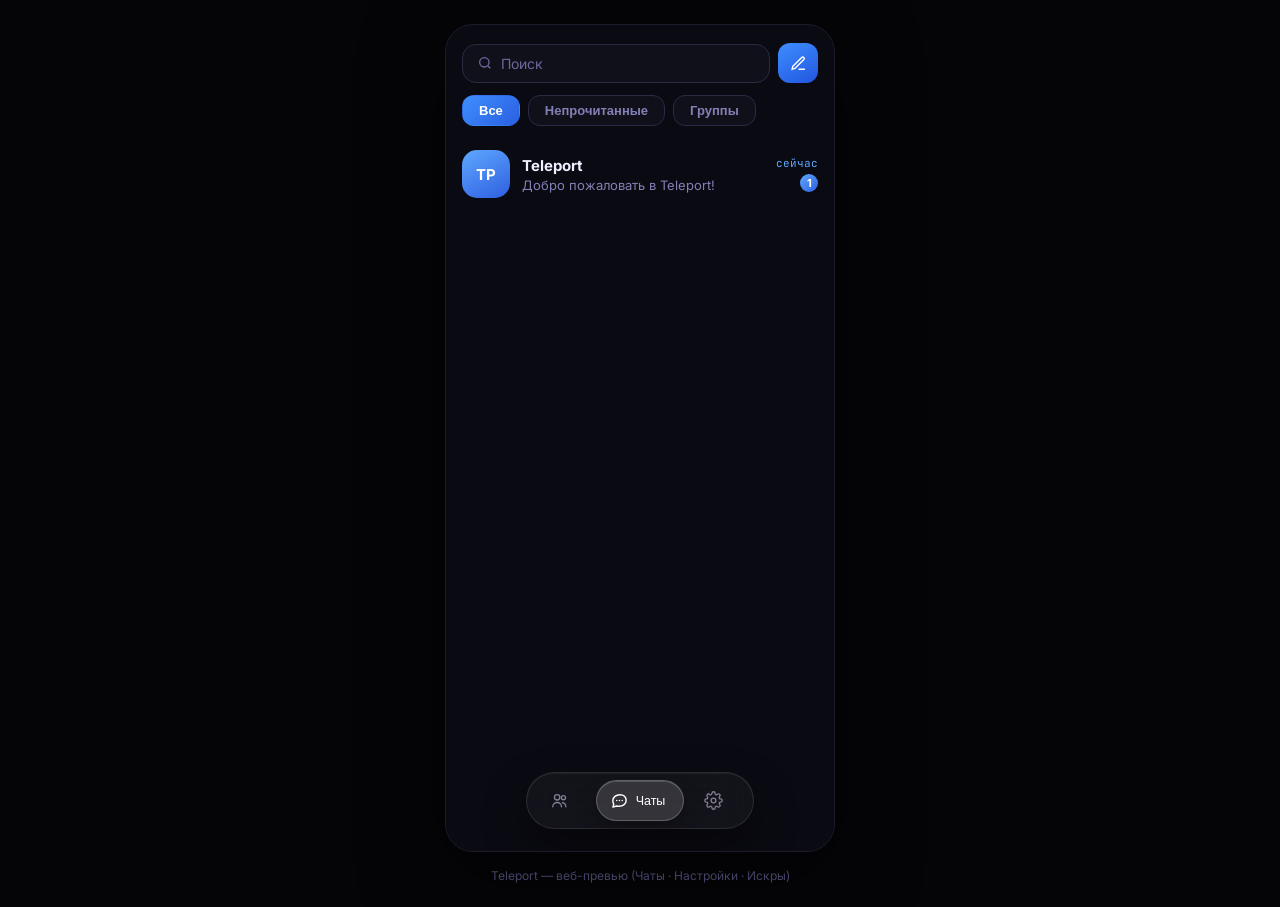
<file: web-preview/index.html>
<!DOCTYPE html>
<html lang="ru">
<head>
  <meta charset="UTF-8" />
  <meta name="viewport" content="width=device-width, initial-scale=1.0" />
  <title>Teleport — веб-превью</title>
  <link rel="stylesheet" href="https://fonts.googleapis.com/css2?family=Inter:wght@400;600;700;800&family=JetBrains+Mono:wght@400;700&family=Manrope:wght@500;700;800&display=swap" />
  <style>
    * { box-sizing: border-box; margin: 0; padding: 0; }
    body {
      min-height: 100vh; display: flex; align-items: center; justify-content: center;
      background: #050508; font-family: Inter, system-ui, sans-serif; padding: 24px;
    }
    .wrap { display: flex; flex-direction: column; align-items: center; }
    .phone {
      width: 390px; max-width: 100%; height: 844px; max-height: 92vh;
      background: #0A0A12; border-radius: 28px; border: 1px solid #1C1C2C;
      overflow: hidden; display: flex; flex-direction: column;
      box-shadow: 0 24px 80px rgba(0,0,0,.55); position: relative;
    }
    .screen { flex: 1; display: none; flex-direction: column; overflow: hidden; min-height: 0; }
    .screen.active { display: flex; }
    .scroll { flex: 1; overflow-y: auto; }
    .caption { text-align: center; color: #5C5A88; font-size: 12px; margin-top: 16px; }
    .nav {
      display: flex; align-items: center; justify-content: center;
      padding: 10px 20px 22px; flex-shrink: 0;
      background: linear-gradient(180deg, transparent, rgba(10,10,18,.95));
      border-top: none;
    }
    .navbar {
      display: flex; align-items: center; gap: 4px; padding: 7px;
      border-radius: 999px;
      background: rgba(255,255,255,.04);
      backdrop-filter: blur(18px);
      border: 1px solid rgba(255,255,255,.1);
      box-shadow: 0 20px 44px rgba(0,0,0,.45), 0 1px 0 rgba(255,255,255,.06) inset;
    }
    .tab {
      display: flex; align-items: center; gap: 7px;
      color: #837E92; font-size: 12.5px; font-weight: 500;
      cursor: pointer; border: 1px solid transparent; background: none;
      padding: 10px 15px; border-radius: 999px;
      transition: padding .3s cubic-bezier(.4,0,.2,1), color .3s ease, background .2s;
    }
    .tab svg { width: 19px; height: 19px; flex-shrink: 0; }
    .tab span {
      max-width: 0; overflow: hidden; white-space: nowrap; opacity: 0;
      transition: max-width .3s ease, opacity .25s ease;
    }
    .tab.active {
      color: #fff;
      background: rgba(255,255,255,.14);
      border-color: rgba(255,255,255,.22);
      box-shadow: 0 8px 20px rgba(0,0,0,.3), 0 1px 0 rgba(255,255,255,.15) inset;
      padding: 10px 18px 10px 13px;
    }
    .tab.active span { max-width: 90px; opacity: 1; }
    .tab.active svg { transform: scale(1.05); }
    /* Chats */
    .top { display: flex; align-items: center; gap: 8px; padding: 18px 16px 12px; }
    .search {
      flex: 1; display: flex; align-items: center; gap: 8px;
      background: #16162380; border: 1px solid #2A2A45; border-radius: 14px;
      padding: 10px 14px; color: #6B69A0; font-size: 14px;
    }
    .compose {
      width: 40px; height: 40px; border-radius: 12px; border: none; cursor: pointer;
      background: linear-gradient(150deg,#3E8EFF,#2255E0);
      display: flex; align-items: center; justify-content: center;
    }
    .filters { display: flex; gap: 8px; padding: 0 16px 14px; overflow-x: auto; }
    .chip {
      font-size: 13px; font-weight: 700; padding: 7px 16px; border-radius: 12px;
      white-space: nowrap; cursor: pointer; border: none;
      background: #16162380; border: 1px solid #2A2A45; color: #8280B4;
    }
    .chip.active { background: linear-gradient(135deg,#3E8EFF,#2A5FE0); color: #fff; border-color: transparent; }
    .chat-row {
      display: flex; align-items: center; gap: 12px; padding: 10px 16px;
      border-radius: 14px; cursor: pointer;
    }
    .chat-row:hover { background: #16162340; }
    .avatar {
      width: 48px; height: 48px; border-radius: 15px;
      display: flex; align-items: center; justify-content: center;
      font-weight: 700; font-size: 15px; color: #fff;
      background: linear-gradient(150deg,#5FA8FF,#2E5FE0);
    }
    .name { font-size: 15px; font-weight: 700; color: #F0EFFF; }
    .msg { font-size: 13px; color: #8280B4; margin-top: 2px; }
    .badge {
      background: linear-gradient(135deg,#5FA8FF,#2E5FE0); color: #fff;
      font-size: 11px; font-weight: 700; min-width: 18px; height: 18px;
      border-radius: 9px; display: flex; align-items: center; justify-content: center;
    }
    /* Settings */
    .st-title {
      font-size: 23px; font-weight: 800; font-family: Manrope, sans-serif;
      color: #F0EFFF; letter-spacing: -0.4px; padding: 20px 18px 4px;
    }
    .st-body { padding: 14px; }
    .st-label {
      font-size: 12px; font-weight: 700; font-family: Manrope, sans-serif;
      color: #5C5A88; letter-spacing: 0.8px; padding: 0 10px 6px;
    }
    .st-card {
      background: #13131F; border: 1px solid #22223A; border-radius: 16px;
      padding: 0 10px; margin-bottom: 20px;
    }
    .st-row {
      display: flex; align-items: center; gap: 12px; padding: 11px 8px; cursor: pointer;
    }
    .st-icon {
      width: 34px; height: 34px; border-radius: 10px;
      display: flex; align-items: center; justify-content: center; flex-shrink: 0;
    }
    .st-row-title { flex: 1; font-size: 15px; font-weight: 600; font-family: Manrope, sans-serif; color: #F0EFFF; }
    .st-divider { height: 1px; background: #1C1C2C; margin-left: 54px; }
    .profile-card {
      display: flex; align-items: center; gap: 12px; background: #13131F;
      border: 1px solid #22223A; border-radius: 16px; padding: 12px 14px;
      margin-bottom: 16px; cursor: pointer;
    }
    .balance-card {
      display: flex; align-items: center; gap: 14px;
      background: linear-gradient(135deg,#221936,#14141C);
      border: 1px solid #2C2A45; border-radius: 16px; padding: 14px 16px;
      margin-bottom: 20px; cursor: pointer;
    }
    .spark {
      width: 34px; height: 34px; border-radius: 50%;
      background: radial-gradient(circle at 35% 30%, #E4FF9C, #C6FF3D 60%, #8FCC1C 100%);
      display: flex; align-items: center; justify-content: center;
      box-shadow: 0 0 18px rgba(198,255,61,0.35);
    }
    .topup {
      background: #C6FF3D; color: #0B0B10; font-size: 13px; font-weight: 700;
      font-family: Manrope, sans-serif; padding: 8px 16px; border-radius: 12px; border: none; cursor: pointer;
    }
    .logout-card {
      background: #13131F; border: 1px solid #2A1F2A; border-radius: 16px;
      padding: 12px 8px; margin-bottom: 14px; cursor: pointer;
    }
    .logout-text { color: #FF7A7A; font-weight: 600; }
  </style>
</head>
<body>
  <div class="wrap">
    <div class="phone">
      <!-- ЧАТЫ -->
      <div class="screen active" id="screen-chats">
        <div class="top">
          <div class="search">
            <svg width="16" height="16" viewBox="0 0 24 24" fill="none" stroke="currentColor" stroke-width="2"><circle cx="11" cy="11" r="7"/><path d="m20 20-3.5-3.5"/></svg>
            <span>Поиск</span>
          </div>
          <button class="compose"><svg width="17" height="17" viewBox="0 0 24 24" fill="none" stroke="#fff" stroke-width="2"><path d="M12 20h9"/><path d="M16.5 3.5a2.1 2.1 0 0 1 3 3L7 19l-4 1 1-4Z"/></svg></button>
        </div>
        <div class="filters">
          <button class="chip active">Все</button>
          <button class="chip">Непрочитанные</button>
          <button class="chip">Группы</button>
        </div>
        <div class="scroll">
          <div class="chat-row" onclick="openChat()">
            <div class="avatar">TP</div>
            <div style="flex:1">
              <div class="name">Teleport</div>
              <div class="msg">Добро пожаловать в Teleport!</div>
            </div>
            <div style="display:flex;flex-direction:column;align-items:flex-end;gap:4px">
              <span style="font-size:11px;font-family:'JetBrains Mono',monospace;color:#5FA8FF">сейчас</span>
              <span class="badge">1</span>
            </div>
          </div>
        </div>
      </div>

      <!-- КОНТАКТЫ -->
      <div class="screen" id="screen-contacts">
        <div class="st-title">Контакты</div>
        <div class="scroll st-body">
          <p style="color:#6B69A0;font-size:14px;padding:8px 10px">Найдите друзей по @username в поиске.</p>
        </div>
      </div>

      <!-- НАСТРОЙКИ -->
      <div class="screen" id="screen-settings">
        <div class="st-title">Настройки</div>
        <div class="scroll st-body">
          <div class="profile-card">
            <div class="avatar" style="width:44px;height:44px;border-radius:14px;font-size:16px">W1</div>
            <div style="flex:1">
              <div class="name" style="font-size:15px">Мой профиль</div>
              <div style="font-size:12px;font-family:'JetBrains Mono',monospace;color:#6B69A0">@w1nst</div>
            </div>
            <svg width="16" height="16" viewBox="0 0 24 24" fill="none" stroke="#4A4870" stroke-width="2"><path d="M9 6l6 6-6 6"/></svg>
          </div>
          <div class="st-label">АККАУНТ</div>
          <div class="st-card">
            <div class="st-row"><div class="st-icon" style="background:linear-gradient(150deg,#5FA8FF,#2E5FE0)">👤</div><div class="st-row-title">Профиль</div><svg width="16" height="16" viewBox="0 0 24 24" fill="none" stroke="#4A4870" stroke-width="2"><path d="M9 6l6 6-6 6"/></svg></div>
            <div class="st-divider"></div>
            <div class="st-row"><div class="st-icon" style="background:linear-gradient(150deg,#7C6FFF,#4A3AD6)">🛡</div><div class="st-row-title">Конфиденциальность</div><svg width="16" height="16" viewBox="0 0 24 24" fill="none" stroke="#4A4870" stroke-width="2"><path d="M9 6l6 6-6 6"/></svg></div>
            <div class="st-divider"></div>
            <div class="st-row"><div class="st-icon" style="background:linear-gradient(150deg,#FF9F5F,#E0692E)">🔔</div><div class="st-row-title">Уведомления</div><div style="width:42px;height:25px;border-radius:13px;background:linear-gradient(135deg,#5FA8FF,#2E5FE0);position:relative"><div style="position:absolute;top:2px;right:2px;width:19px;height:19px;border-radius:50%;background:#fff"></div></div></div>
            <div class="st-divider"></div>
            <div class="st-row"><div class="st-icon" style="background:linear-gradient(150deg,#4FD9A8,#1FA878)">💬</div><div class="st-row-title">Чаты</div><svg width="16" height="16" viewBox="0 0 24 24" fill="none" stroke="#4A4870" stroke-width="2"><path d="M9 6l6 6-6 6"/></svg></div>
            <div class="st-divider"></div>
            <div class="st-row"><div class="st-icon" style="background:linear-gradient(150deg,#5FD1FF,#2E9EE0)">💾</div><div class="st-row-title">Хранилище</div><span style="font-size:13px;color:#6B69A0">2.4/5 ГБ</span></div>
          </div>
          <div class="st-label">АДМИНИСТРИРОВАНИЕ</div>
          <div class="st-card" style="margin-bottom:20px">
            <div class="st-row" onclick="showScreen('admin')"><div class="st-icon" style="background:linear-gradient(150deg,#FF6F9F,#D6316E)">▦</div><div class="st-row-title">Админ-панель</div><svg width="16" height="16" viewBox="0 0 24 24" fill="none" stroke="#4A4870" stroke-width="2"><path d="M9 6l6 6-6 6"/></svg></div>
          </div>
          <div class="balance-card" onclick="showScreen('iskry')">
            <div class="spark"><svg width="16" height="16" viewBox="0 0 24 24"><path d="M12 2C12 8 16 12 22 12C16 12 12 16 12 22C12 16 8 12 2 12C8 12 12 8 12 2Z" fill="#0B0B10"/></svg></div>
            <div style="flex:1">
              <div style="font-size:12px;color:#6B69A0">Баланс</div>
              <div style="font-size:17px;font-weight:800;font-family:Manrope,sans-serif;color:#F0EFFF">1 240 искр</div>
            </div>
            <button class="topup" onclick="event.stopPropagation();showScreen('iskry')">Пополнить</button>
          </div>
          <div class="st-label">ОФОРМЛЕНИЕ</div>
          <div class="st-card">
            <div class="st-row"><div class="st-icon" style="background:linear-gradient(150deg,#B18BFF,#7A52E0)">🌙</div><div class="st-row-title">Тема</div><span style="font-size:13px;color:#6B69A0">Тёмная</span></div>
          </div>
          <div class="logout-card"><div class="st-row"><div class="st-icon" style="background:linear-gradient(150deg,#FF6F6F,#D93A3A)">↪</div><div class="st-row-title logout-text">Выйти</div></div></div>
          <div style="text-align:center;font-size:11px;font-family:'JetBrains Mono',monospace;color:#3F3D5E;padding-bottom:10px">Teleport v6.2.1</div>
        </div>
      </div>

      <!-- АДМИН -->
      <div class="screen" id="screen-admin">
        <div style="display:flex;align-items:center;gap:10px;padding:16px 16px 4px">
          <button onclick="showScreen('settings')" style="width:36px;height:36px;border-radius:11px;border:none;background:rgba(255,255,255,0.05);color:#EDEBFF;cursor:pointer">←</button>
          <div style="font-size:17px;font-weight:700;color:#F5F4FF">Админ-панель</div>
        </div>
        <div class="scroll st-body">
          <div style="display:flex;align-items:center;gap:12px;background:linear-gradient(135deg,#2A1A32,#13131F);border:1px solid #3D2A45;border-radius:16px;padding:14px 16px;margin-bottom:16px">
            <div class="st-icon" style="background:linear-gradient(150deg,#FF6F9F,#D6316E);width:40px;height:40px;border-radius:12px">▦</div>
            <div><div class="name" style="font-size:15px">@w1nst · владелец</div><div style="font-size:12px;color:#6B69A0;margin-top:2px">Статистика сервера</div></div>
          </div>
          <div class="st-label">СЕРВЕР</div>
          <div class="st-card">
            <div class="st-row"><div class="st-row-title">Пользователей</div><span style="font-family:'JetBrains Mono',monospace;color:#6B69A0">12</span></div>
            <div class="st-divider"></div>
            <div class="st-row"><div class="st-row-title">Сообщений сегодня</div><span style="font-family:'JetBrains Mono',monospace;color:#6B69A0">48</span></div>
            <div class="st-divider"></div>
            <div class="st-row"><div class="st-row-title">Онлайн</div><span style="font-family:'JetBrains Mono',monospace;color:#6B69A0">3</span></div>
          </div>
        </div>
      </div>

      <div class="screen" id="screen-iskry">
        <div style="display:flex;align-items:center;gap:10px;padding:16px 16px 4px">
          <button onclick="showScreen('settings')" style="width:36px;height:36px;border-radius:11px;border:none;background:rgba(255,255,255,0.05);color:#EDEBFF;cursor:pointer">←</button>
          <div style="font-size:17px;font-weight:700;color:#F5F4FF">Искры</div>
        </div>
        <div class="scroll" style="padding:14px 16px">
          <div style="border-radius:26px;padding:34px 22px 26px;background:linear-gradient(180deg,#221936,#14141C,#0E0E14);border:1px solid #262635;text-align:center">
            <div style="font-size:11px;font-family:'JetBrains Mono',monospace;color:#8E8CB8;letter-spacing:.08em">ВАШ БАЛАНС</div>
            <div style="display:flex;align-items:center;justify-content:center;gap:12px;margin-top:14px">
              <div class="spark" style="width:48px;height:48px"><svg width="24" height="24" viewBox="0 0 24 24"><path d="M12 2C12 8 16 12 22 12C16 12 12 16 12 22C12 16 8 12 2 12C8 12 12 8 12 2Z" fill="#0B0B10"/></svg></div>
              <span style="font-size:48px;font-weight:700;color:#FAFAFF">1 240</span>
            </div>
            <div style="display:inline-flex;margin-top:12px;font-size:11px;font-family:'JetBrains Mono',monospace;color:#8FCC1C;background:rgba(198,255,61,0.1);padding:4px 10px;border-radius:20px">↑ +180 за неделю</div>
            <div style="display:flex;justify-content:center;gap:12px;margin-top:26px">
              <button style="display:flex;align-items:center;gap:8px;background:#C6FF3D;color:#0B0B10;font-size:14px;font-weight:700;padding:13px 22px;border-radius:16px;border:none;cursor:pointer">+ Купить</button>
              <button style="display:flex;align-items:center;gap:8px;background:rgba(255,255,255,0.06);border:1px solid #2C2C3A;color:#D6D4F5;font-size:14px;font-weight:700;padding:13px 22px;border-radius:16px;cursor:pointer">🎁 Подарить</button>
            </div>
          </div>
          <div style="font-size:11px;font-family:'JetBrains Mono',monospace;color:#54527A;letter-spacing:.08em;margin:24px 0 12px">ВЫБЕРИТЕ ПАКЕТ</div>
          <div style="display:flex;align-items:center;gap:14px;background:linear-gradient(135deg,#251A3E,#1A1230);border:1px solid #7C5CFF;border-radius:18px;padding:16px 18px;margin-bottom:10px;position:relative">
            <span style="position:absolute;top:10px;right:12px;font-size:10px;font-weight:700;color:#fff;background:#7C5CFF;padding:3px 9px;border-radius:8px">ХИТ</span>
            <div class="spark" style="width:48px;height:48px;border-radius:14px;background:rgba(198,255,61,0.12)"><svg width="24" height="24" viewBox="0 0 24 24"><path d="M12 2C12 8 16 12 22 12C16 12 12 16 12 22C12 16 8 12 2 12C8 12 12 8 12 2Z" fill="#C6FF3D"/></svg></div>
            <div style="flex:1"><div style="font-size:20px;font-weight:700;color:#FAFAFF">550 искр</div><div style="font-size:12px;color:#B8ACF0">+50 искр в подарок</div></div>
            <div style="font-size:16px;font-weight:700;color:#FAFAFF">449 ₽</div>
          </div>
          <div style="display:grid;grid-template-columns:repeat(3,1fr);gap:8px">
            <div style="background:#15151D;border:1px solid #232330;border-radius:16px;padding:14px 6px;text-align:center"><div style="color:#C6FF3D">✦</div><div style="font-size:16px;font-weight:700;color:#F5F4FF;margin-top:8px">700</div><div style="font-size:11px;font-family:'JetBrains Mono',monospace;color:#7A78A8">579 ₽</div></div>
            <div style="background:#15151D;border:1px solid #232330;border-radius:16px;padding:14px 6px;text-align:center"><div style="color:#C6FF3D">✦</div><div style="font-size:16px;font-weight:700;color:#F5F4FF;margin-top:8px">1200</div><div style="font-size:11px;font-family:'JetBrains Mono',monospace;color:#7A78A8">899 ₽</div></div>
            <div style="background:#15151D;border:1px solid #232330;border-radius:16px;padding:14px 6px;text-align:center"><div style="color:#C6FF3D">✦</div><div style="font-size:16px;font-weight:700;color:#F5F4FF;margin-top:8px">1300</div><div style="font-size:11px;font-family:'JetBrains Mono',monospace;color:#7A78A8">999 ₽</div></div>
          </div>
        </div>
      </div>

      <!-- ЧАТ -->
      <div class="screen" id="screen-chat">
        <div style="display:flex;align-items:center;gap:12px;padding:16px;border-bottom:1px solid #1C1C2C">
          <button onclick="showScreen('chats')" style="background:none;border:none;color:#5FA8FF;font-size:14px;cursor:pointer">← Назад</button>
          <strong style="color:#F0EFFF">Teleport</strong>
        </div>
        <div class="scroll" style="padding:16px">
          <div style="max-width:88%;background:#161623;border:1px solid #2A2A45;border-radius:16px 16px 16px 4px;padding:12px 14px;color:#F0EFFF;font-size:14px;line-height:1.45;white-space:pre-wrap">Добро пожаловать в Teleport!

Teleport — быстрый и защищённый мессенджер.

• Найдите друзей через поиск (@username)
• Настройте анонимность в «Конфиденциальность»
• Нажмите карандаш, чтобы начать новый чат

Приятного общения!</div>
        </div>
      </div>

      <nav class="nav" id="main-nav">
        <div class="navbar">
          <button class="tab" data-tab="contacts" onclick="showScreen('contacts')">
            <svg viewBox="0 0 24 24" fill="none" stroke="currentColor" stroke-width="1.7" stroke-linecap="round" stroke-linejoin="round"><circle cx="9" cy="8" r="3.4"/><path d="M3.5 20c0-3.2 2.5-5.5 5.5-5.5s5.5 2.3 5.5 5.5"/><circle cx="17" cy="8.5" r="2.6"/><path d="M15.5 14.7c2.6.4 4.5 2.4 4.5 5.3"/></svg>
            <span>Контакты</span>
          </button>
          <button class="tab active" data-tab="chats" onclick="showScreen('chats')">
            <svg viewBox="0 0 24 24" fill="none" stroke="currentColor" stroke-width="1.7" stroke-linecap="round" stroke-linejoin="round"><path d="M20 12c0 4-3.8 7-8.5 7-1 0-2-.13-2.9-.38L4 20l1.15-3.4C4.42 15.4 4 13.75 4 12c0-4 3.8-7 8.5-7S20 8 20 12Z"/><circle cx="8.7" cy="12" r=".9" fill="currentColor" stroke="none"/><circle cx="12" cy="12" r=".9" fill="currentColor" stroke="none"/><circle cx="15.3" cy="12" r=".9" fill="currentColor" stroke="none"/></svg>
            <span>Чаты</span>
          </button>
          <button class="tab" data-tab="settings" onclick="showScreen('settings')">
            <svg viewBox="0 0 24 24" fill="none" stroke="currentColor" stroke-width="1.7" stroke-linecap="round" stroke-linejoin="round"><circle cx="12" cy="12" r="3"/><path d="M19.4 15a1.65 1.65 0 0 0 .33 1.82l.06.06a2 2 0 1 1-2.83 2.83l-.06-.06a1.65 1.65 0 0 0-1.82-.33 1.65 1.65 0 0 0-1 1.51V21a2 2 0 0 1-4 0v-.09A1.65 1.65 0 0 0 9 19.4a1.65 1.65 0 0 0-1.82.33l-.06.06a2 2 0 1 1-2.83-2.83l.06-.06A1.65 1.65 0 0 0 4.6 15a1.65 1.65 0 0 0-1.51-1H3a2 2 0 0 1 0-4h.09A1.65 1.65 0 0 0 4.6 9a1.65 1.65 0 0 0-.33-1.82l-.06-.06a2 2 0 1 1 2.83-2.83l.06.06A1.65 1.65 0 0 0 9 4.6a1.65 1.65 0 0 0 1-1.51V3a2 2 0 0 1 4 0v.09a1.65 1.65 0 0 0 1 1.51 1.65 1.65 0 0 0 1.82-.33l.06-.06a2 2 0 1 1 2.83 2.83l-.06.06A1.65 1.65 0 0 0 19.4 9a1.65 1.65 0 0 0 1.51 1H21a2 2 0 0 1 0 4h-.09a1.65 1.65 0 0 0-1.51 1z"/></svg>
            <span>Настройки</span>
          </button>
        </div>
      </nav>
    </div>
    <p class="caption">Teleport — веб-превью (Чаты · Настройки · Искры)</p>
  </div>
  <script>
    const mainTabs = ['chats', 'contacts', 'settings'];
    function showScreen(id) {
      document.querySelectorAll('.screen').forEach(s => s.classList.remove('active'));
      document.getElementById('screen-' + id).classList.add('active');
      const nav = document.getElementById('main-nav');
      nav.style.display = (id === 'iskry' || id === 'chat' || id === 'admin') ? 'none' : 'flex';
      document.querySelectorAll('.tab').forEach(t => {
        t.classList.toggle('active', t.dataset.tab === id);
      });
    }
    function openChat() { showScreen('chat'); }
  </script>
</body>
</html>
</file>
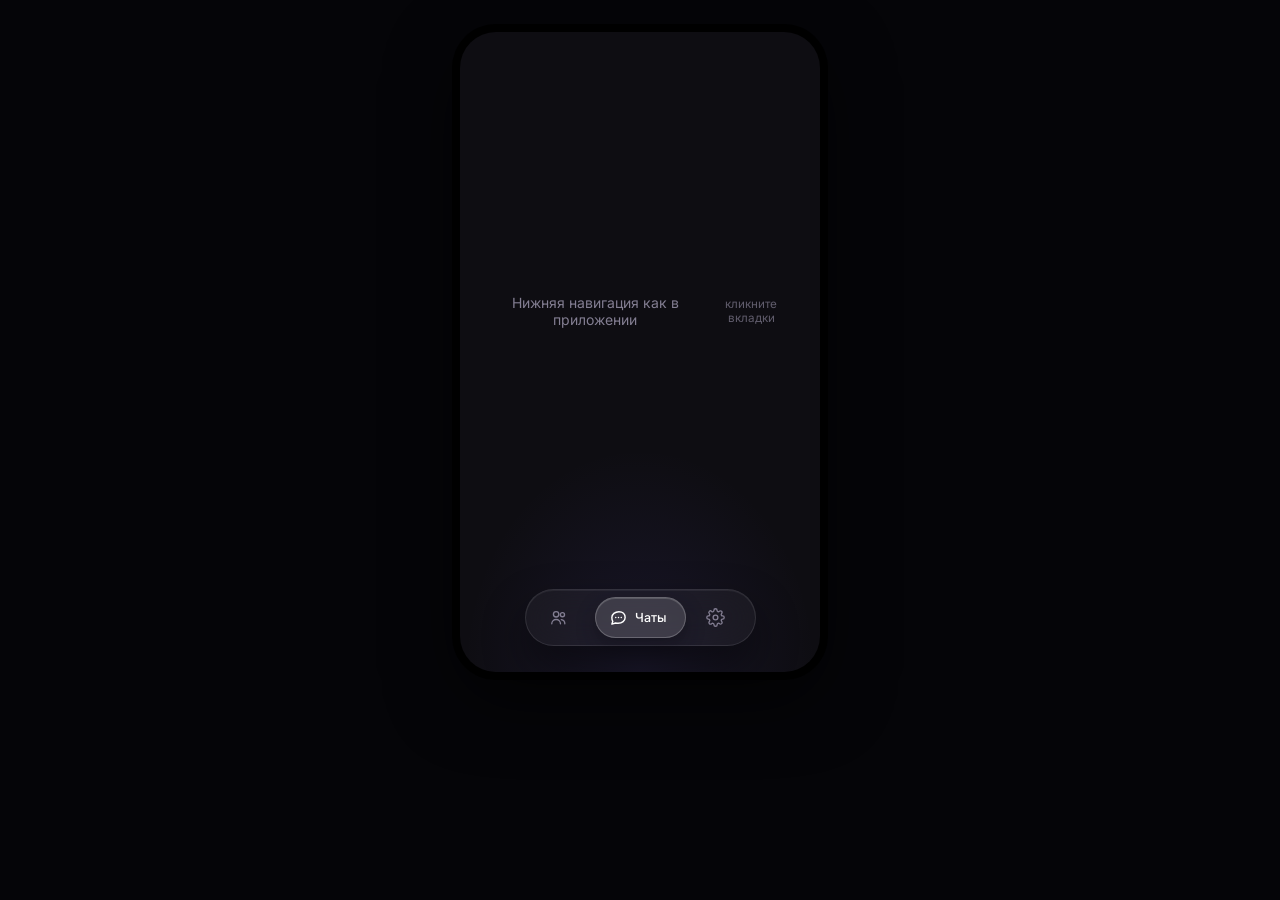
<file: web-preview/nav-preview.html>
<!DOCTYPE html>
<html lang="ru">
<head>
<meta charset="UTF-8">
<meta name="viewport" content="width=device-width, initial-scale=1.0">
<title>Teleport — навигация</title>
<style>
  @import url('https://fonts.googleapis.com/css2?family=Inter:wght@400;500;600&display=swap');
  :root{
    --bg: #0E0D12;
    --text: #F4F2FA;
    --text-dim: #837E92;
  }
  *{box-sizing:border-box;margin:0;padding:0;}
  body{
    background:#050508;
    font-family:'Inter',sans-serif;
    display:flex;
    justify-content:center;
    padding:32px 12px;
    min-height:100vh;
  }
  .phone{
    width:360px;
    height:640px;
    background:
      radial-gradient(70% 50% at 50% 100%, rgba(124,108,245,.10), transparent 70%),
      var(--bg);
    border-radius:36px;
    overflow:hidden;
    box-shadow:0 0 0 8px #000, 0 24px 70px rgba(0,0,0,.65);
    color:var(--text);
    display:flex;
    flex-direction:column;
    position:relative;
  }
  .hint{
    flex:1;
    display:flex;
    align-items:center;
    justify-content:center;
    color:var(--text-dim);
    font-size:14px;
    padding:24px;
    text-align:center;
  }
  .navbar-wrap{
    padding:0 20px 26px;
    display:flex;
    justify-content:center;
  }
  .navbar{
    display:flex;
    align-items:center;
    gap:4px;
    padding:7px;
    border-radius:999px;
    background:rgba(255,255,255,.04);
    backdrop-filter:blur(18px);
    border:1px solid rgba(255,255,255,.1);
    box-shadow:0 20px 44px rgba(0,0,0,.45), 0 1px 0 rgba(255,255,255,.06) inset;
  }
  .nav-item{
    display:flex;
    align-items:center;
    gap:7px;
    padding:10px 15px;
    border-radius:999px;
    color:var(--text-dim);
    font-size:12.5px;
    font-weight:500;
    border:1px solid transparent;
    cursor:pointer;
    transition:padding .3s cubic-bezier(.4,0,.2,1), color .3s ease;
  }
  .nav-item svg{width:19px;height:19px;flex-shrink:0;transition:transform .3s;}
  .nav-item .label{
    max-width:0;overflow:hidden;white-space:nowrap;opacity:0;
    transition:max-width .3s ease, opacity .25s ease;
  }
  .nav-item.active{
    color:#fff;
    background:rgba(255,255,255,.14);
    border:1px solid rgba(255,255,255,.22);
    box-shadow:0 8px 20px rgba(0,0,0,.3), 0 1px 0 rgba(255,255,255,.15) inset;
    padding:10px 18px 10px 13px;
  }
  .nav-item.active svg{transform:scale(1.05);}
  .nav-item.active .label{max-width:90px;opacity:1;}
</style>
</head>
<body>
<div class="phone">
  <div class="hint">Нижняя навигация как в приложении<br><small style="opacity:.7">кликните вкладки</small></div>
  <div class="navbar-wrap">
    <div class="navbar" id="nav">
      <div class="nav-item" data-tab="contacts">
        <svg viewBox="0 0 24 24" fill="none" stroke="currentColor" stroke-width="1.7" stroke-linecap="round" stroke-linejoin="round"><circle cx="9" cy="8" r="3.4"/><path d="M3.5 20c0-3.2 2.5-5.5 5.5-5.5s5.5 2.3 5.5 5.5"/><circle cx="17" cy="8.5" r="2.6"/><path d="M15.5 14.7c2.6.4 4.5 2.4 4.5 5.3"/></svg>
        <span class="label">Контакты</span>
      </div>
      <div class="nav-item active" data-tab="chats">
        <svg viewBox="0 0 24 24" fill="none" stroke="currentColor" stroke-width="1.7" stroke-linecap="round" stroke-linejoin="round"><path d="M20 12c0 4-3.8 7-8.5 7-1 0-2-.13-2.9-.38L4 20l1.15-3.4C4.42 15.4 4 13.75 4 12c0-4 3.8-7 8.5-7S20 8 20 12Z"/><circle cx="8.7" cy="12" r=".9" fill="currentColor" stroke="none"/><circle cx="12" cy="12" r=".9" fill="currentColor" stroke="none"/><circle cx="15.3" cy="12" r=".9" fill="currentColor" stroke="none"/></svg>
        <span class="label">Чаты</span>
      </div>
      <div class="nav-item" data-tab="settings">
        <!-- шестерёнка -->
        <svg viewBox="0 0 24 24" fill="none" stroke="currentColor" stroke-width="1.7" stroke-linecap="round" stroke-linejoin="round"><circle cx="12" cy="12" r="3"/><path d="M19.4 15a1.65 1.65 0 0 0 .33 1.82l.06.06a2 2 0 1 1-2.83 2.83l-.06-.06a1.65 1.65 0 0 0-1.82-.33 1.65 1.65 0 0 0-1 1.51V21a2 2 0 0 1-4 0v-.09A1.65 1.65 0 0 0 9 19.4a1.65 1.65 0 0 0-1.82.33l-.06.06a2 2 0 1 1-2.83-2.83l.06-.06A1.65 1.65 0 0 0 4.6 15a1.65 1.65 0 0 0-1.51-1H3a2 2 0 0 1 0-4h.09A1.65 1.65 0 0 0 4.6 9a1.65 1.65 0 0 0-.33-1.82l-.06-.06a2 2 0 1 1 2.83-2.83l.06.06A1.65 1.65 0 0 0 9 4.6a1.65 1.65 0 0 0 1-1.51V3a2 2 0 0 1 4 0v.09a1.65 1.65 0 0 0 1 1.51 1.65 1.65 0 0 0 1.82-.33l.06-.06a2 2 0 1 1 2.83 2.83l-.06.06A1.65 1.65 0 0 0 19.4 9a1.65 1.65 0 0 0 1.51 1H21a2 2 0 0 1 0 4h-.09a1.65 1.65 0 0 0-1.51 1z"/></svg>
        <span class="label">Настройки</span>
      </div>
    </div>
  </div>
</div>
<script>
document.querySelectorAll('.nav-item').forEach(el => {
  el.addEventListener('click', () => {
    document.querySelectorAll('.nav-item').forEach(i => i.classList.remove('active'));
    el.classList.add('active');
  });
});
</script>
</body>
</html>
</file>
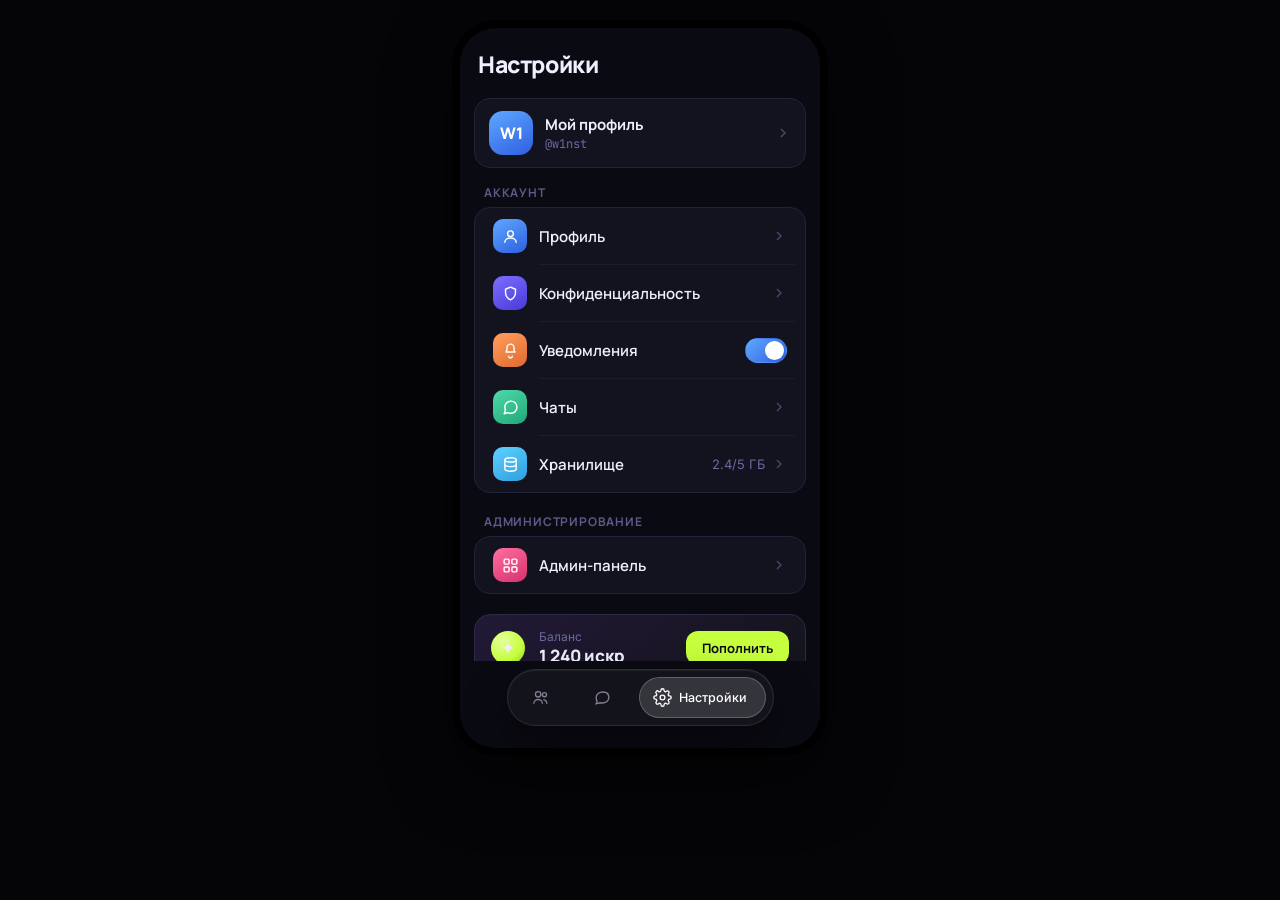
<file: web-preview/settings-preview.html>
<!DOCTYPE html>
<html lang="ru">
<head>
<meta charset="UTF-8">
<meta name="viewport" content="width=device-width, initial-scale=1.0">
<title>Teleport — Настройки</title>
<style>
  @import url('https://fonts.googleapis.com/css2?family=JetBrains+Mono:wght@400;700&family=Manrope:wght@500;700;800&family=Inter:wght@400;500;600&display=swap');
  :root{
    --bg:#0A0A12; --card:#13131F; --border:#22223A; --text:#F0EFFF; --muted:#6B69A0;
    --label:#5C5A88; --chevron:#4A4870; --spark:#C6FF3D; --hair:#1C1C2C;
  }
  *{box-sizing:border-box;margin:0;padding:0;}
  body{background:#050508;font-family:Inter,sans-serif;display:flex;justify-content:center;padding:28px 12px;min-height:100vh;}
  .phone{
    width:360px;height:720px;background:var(--bg);border-radius:36px;overflow:hidden;
    box-shadow:0 0 0 8px #000,0 24px 70px rgba(0,0,0,.65);color:var(--text);
    display:flex;flex-direction:column;position:relative;
  }
  .title{padding:20px 18px 4px;font-size:23px;font-weight:800;font-family:Manrope,sans-serif;letter-spacing:-.4px;flex-shrink:0;}
  #body{padding:14px 14px 8px;flex:1;overflow-y:auto;}
  .navbar-wrap{padding:8px 20px 22px;display:flex;justify-content:center;flex-shrink:0;
    background:linear-gradient(180deg,transparent,rgba(10,10,18,.95));}
  .navbar{
    display:flex;align-items:center;gap:4px;padding:7px;border-radius:999px;
    background:rgba(255,255,255,.04);border:1px solid rgba(255,255,255,.1);
    box-shadow:0 20px 44px rgba(0,0,0,.45),0 1px 0 rgba(255,255,255,.06) inset;
  }
  .nav-item{display:flex;align-items:center;gap:7px;padding:10px 15px;border-radius:999px;color:#837E92;font-size:12.5px;font-weight:500;border:1px solid transparent;}
  .nav-item svg{width:19px;height:19px;flex-shrink:0;}
  .nav-item .label{max-width:0;overflow:hidden;opacity:0;white-space:nowrap;}
  .nav-item.active{color:#fff;background:rgba(255,255,255,.14);border:1px solid rgba(255,255,255,.22);padding:10px 18px 10px 13px;}
  .nav-item.active .label{max-width:90px;opacity:1;}
</style>
</head>
<body>
<div class="phone">
  <div class="title">Настройки</div>
  <div id="body"></div>
  <div class="navbar-wrap">
    <div class="navbar">
      <div class="nav-item">
        <svg viewBox="0 0 24 24" fill="none" stroke="currentColor" stroke-width="1.7"><circle cx="9" cy="8" r="3.4"/><path d="M3.5 20c0-3.2 2.5-5.5 5.5-5.5s5.5 2.3 5.5 5.5"/><circle cx="17" cy="8.5" r="2.6"/><path d="M15.5 14.7c2.6.4 4.5 2.4 4.5 5.3"/></svg>
        <span class="label">Контакты</span>
      </div>
      <div class="nav-item">
        <svg viewBox="0 0 24 24" fill="none" stroke="currentColor" stroke-width="1.7"><path d="M20 12c0 4-3.8 7-8.5 7-1 0-2-.13-2.9-.38L4 20l1.15-3.4C4.42 15.4 4 13.75 4 12c0-4 3.8-7 8.5-7S20 8 20 12Z"/></svg>
        <span class="label">Чаты</span>
      </div>
      <div class="nav-item active">
        <svg viewBox="0 0 24 24" fill="none" stroke="currentColor" stroke-width="1.7"><circle cx="12" cy="12" r="3"/><path d="M19.4 15a1.65 1.65 0 0 0 .33 1.82l.06.06a2 2 0 1 1-2.83 2.83l-.06-.06a1.65 1.65 0 0 0-1.82-.33 1.65 1.65 0 0 0-1 1.51V21a2 2 0 0 1-4 0v-.09A1.65 1.65 0 0 0 9 19.4a1.65 1.65 0 0 0-1.82.33l-.06.06a2 2 0 1 1-2.83-2.83l.06-.06A1.65 1.65 0 0 0 4.6 15a1.65 1.65 0 0 0-1.51-1H3a2 2 0 0 1 0-4h.09A1.65 1.65 0 0 0 4.6 9a1.65 1.65 0 0 0-.33-1.82l-.06-.06a2 2 0 1 1 2.83-2.83l.06.06A1.65 1.65 0 0 0 9 4.6a1.65 1.65 0 0 0 1-1.51V3a2 2 0 0 1 4 0v.09a1.65 1.65 0 0 0 1 1.51 1.65 1.65 0 0 0 1.82-.33l.06-.06a2 2 0 1 1 2.83 2.83l-.06.06A1.65 1.65 0 0 0 19.4 9a1.65 1.65 0 0 0 1.51 1H21a2 2 0 0 1 0 4h-.09a1.65 1.65 0 0 0-1.51 1z"/></svg>
        <span class="label">Настройки</span>
      </div>
    </div>
  </div>
</div>
<script>
const ICONS = {
  user:'<circle cx="12" cy="8" r="4"/><path d="M4 20c0-4 4-6 8-6s8 2 8 6"/>',
  shield:'<path d="M12 3l7 3v5c0 5-3 8-7 10-4-2-7-5-7-10V6z"/>',
  bell:'<path d="M12 3a5 5 0 0 0-5 5v3c0 1-.5 2-1.5 3h13c-1-1-1.5-2-1.5-3V8a5 5 0 0 0-5-5z"/><path d="M9.5 20a2.5 2.5 0 0 0 5 0"/>',
  message:'<path d="M21 11.5a8.38 8.38 0 0 1-.9 3.8 8.5 8.5 0 0 1-7.6 4.7 8.38 8.38 0 0 1-3.8-.9L3 21l1.9-5.7a8.38 8.38 0 0 1-.9-3.8 8.5 8.5 0 0 1 4.7-7.6 8.38 8.38 0 0 1 3.8-.9h.5a8.48 8.48 0 0 1 8 8v.5z"/>',
  moon:'<path d="M20 14.5A8.5 8.5 0 0 1 9.5 4 8.5 8.5 0 1 0 20 14.5z"/>',
  image:'<rect x="3" y="4" width="18" height="16" rx="3"/><circle cx="8.5" cy="9.5" r="1.5"/><path d="M21 16l-5-5-4 4-3-3-5 5"/>',
  sliders:'<line x1="4" y1="6" x2="20" y2="6"/><circle cx="9" cy="6" r="2" fill="#0A0A12"/><line x1="4" y1="12" x2="20" y2="12"/><circle cx="15" cy="12" r="2" fill="#0A0A12"/><line x1="4" y1="18" x2="20" y2="18"/><circle cx="7" cy="18" r="2" fill="#0A0A12"/>',
  help:'<circle cx="12" cy="12" r="9"/><path d="M9.5 9a2.5 2.5 0 1 1 3.5 2.3c-.8.4-1.3 1-1.3 1.9"/><circle cx="12" cy="17" r="0.6" fill="currentColor" stroke="none"/>',
  info:'<circle cx="12" cy="12" r="9"/><line x1="12" y1="11" x2="12" y2="16"/><circle cx="12" cy="7.7" r="0.6" fill="currentColor" stroke="none"/>',
  userplus:'<circle cx="9" cy="8" r="4"/><path d="M2 21v-1a6 6 0 0 1 6-6h2a6 6 0 0 1 6 6v1"/><line x1="19" y1="8" x2="19" y2="14"/><line x1="16" y1="11" x2="22" y2="11"/>',
  logout:'<path d="M9 21H6a2 2 0 0 1-2-2V5a2 2 0 0 1 2-2h3"/><path d="M16 17l5-5-5-5"/><line x1="21" y1="12" x2="9" y2="12"/>',
  chevron:'<path d="M9 6l6 6-6 6"/>',
  database:'<ellipse cx="12" cy="5.5" rx="8" ry="3"/><path d="M4 5.5v13c0 1.7 3.6 3 8 3s8-1.3 8-3v-13"/><path d="M4 12c0 1.7 3.6 3 8 3s8-1.3 8-3"/>',
  spark:'<path d="M12 2C12 8 16 12 22 12C16 12 12 16 12 22C12 16 8 12 2 12C8 12 12 8 12 2Z" fill="currentColor" stroke="none"/>',
  admin:'<rect x="3" y="3" width="7" height="7" rx="1.5"/><rect x="14" y="3" width="7" height="7" rx="1.5"/><rect x="3" y="14" width="7" height="7" rx="1.5"/><rect x="14" y="14" width="7" height="7" rx="1.5"/>'
};
function svg(name,size=17,color="#fff"){return `<svg width="${size}" height="${size}" viewBox="0 0 24 24" fill="none" stroke="${color}" stroke-width="2" stroke-linecap="round" stroke-linejoin="round">${ICONS[name]}</svg>`;}
function chevron(){return `<svg width="16" height="16" viewBox="0 0 24 24" fill="none" stroke="#4A4870" stroke-width="2">${ICONS.chevron}</svg>`;}
function toggle(on){return `<div style="width:42px;height:25px;border-radius:13px;position:relative;flex-shrink:0;background:${on?'linear-gradient(135deg,#5FA8FF,#2E5FE0)':'#232338'};border:1px solid ${on?'transparent':'#33324f'};"><div style="position:absolute;top:2px;left:${on?'19px':'2px'};width:19px;height:19px;border-radius:50%;background:#fff;"></div></div>`;}
function row(r){return `<div style="display:flex;align-items:center;gap:12px;padding:11px 8px;"><div style="width:34px;height:34px;border-radius:10px;background:linear-gradient(150deg,${r.grad[0]},${r.grad[1]});display:flex;align-items:center;justify-content:center;flex-shrink:0;">${svg(r.icon)}</div><div style="flex:1;font-size:15px;font-weight:600;font-family:Manrope,sans-serif;color:#F0EFFF;">${r.name}</div>${r.toggle?toggle(true):`<div style="display:flex;align-items:center;gap:6px;">${r.value?`<span style="font-size:13px;color:#6B69A0;">${r.value}</span>`:''}${chevron()}</div>`}</div>`;}
function divider(){return `<div style="height:1px;background:#1C1C2C;margin-left:54px;"></div>`;}
function group(label,rows){return `<div style="margin-bottom:20px;"><div style="font-size:12px;font-weight:700;font-family:Manrope,sans-serif;color:#5C5A88;letter-spacing:.8px;padding:0 10px 6px;">${label}</div><div style="background:#13131F;border:1px solid #22223A;border-radius:16px;padding:0 10px;">${rows.map((r,i)=>row(r)+(i<rows.length-1?divider():'')).join('')}</div></div>`;}

const profile=`<div style="display:flex;align-items:center;gap:12px;background:#13131F;border:1px solid #22223A;border-radius:16px;padding:12px 14px;margin-bottom:16px;"><div style="width:44px;height:44px;border-radius:14px;background:linear-gradient(150deg,#5FA8FF,#2E5FE0);display:flex;align-items:center;justify-content:center;font-weight:800;font-size:16px;font-family:Manrope,sans-serif;color:#fff;">W1</div><div style="flex:1;"><div style="font-size:15px;font-weight:700;font-family:Manrope,sans-serif;">Мой профиль</div><div style="font-size:12px;font-family:'JetBrains Mono',monospace;color:#6B69A0;margin-top:1px;">@w1nst</div></div>${chevron()}</div>`;
const balance=`<div style="display:flex;align-items:center;gap:14px;background:linear-gradient(135deg,#221936,#14141C);border:1px solid #2C2A45;border-radius:16px;padding:14px 16px;margin-bottom:20px;"><div style="width:34px;height:34px;border-radius:50%;background:radial-gradient(circle at 35% 30%,#E4FF9C,#C6FF3D 60%,#8FCC1C);display:flex;align-items:center;justify-content:center;">${svg('spark',16,'#0B0B10')}</div><div style="flex:1;"><div style="font-size:12px;color:#6B69A0;">Баланс</div><div style="font-size:17px;font-weight:800;font-family:Manrope,sans-serif;">1 240 искр</div></div><div style="background:#C6FF3D;color:#0B0B10;font-size:13px;font-weight:700;font-family:Manrope,sans-serif;padding:8px 16px;border-radius:12px;">Пополнить</div></div>`;
const logout=`<div style="background:#13131F;border:1px solid #2A1F2A;border-radius:16px;padding:0 10px;margin-bottom:14px;"><div style="display:flex;align-items:center;gap:12px;padding:12px 8px;"><div style="width:34px;height:34px;border-radius:10px;background:linear-gradient(150deg,#FF6F6F,#D93A3A);display:flex;align-items:center;justify-content:center;">${svg('logout')}</div><div style="flex:1;font-size:15px;font-weight:600;color:#FF7A7A;">Выйти</div></div></div><div style="text-align:center;font-size:11px;font-family:'JetBrains Mono',monospace;color:#3F3D5E;padding-bottom:10px;">Teleport v6.2.1</div>`;

document.getElementById('body').innerHTML =
  profile +
  group('АККАУНТ',[
    {icon:'user',grad:['#5FA8FF','#2E5FE0'],name:'Профиль'},
    {icon:'shield',grad:['#7C6FFF','#4A3AD6'],name:'Конфиденциальность'},
    {icon:'bell',grad:['#FF9F5F','#E0692E'],name:'Уведомления',toggle:true},
    {icon:'message',grad:['#4FD9A8','#1FA878'],name:'Чаты'},
    {icon:'database',grad:['#5FD1FF','#2E9EE0'],name:'Хранилище',value:'2.4/5 ГБ'},
  ]) +
  group('АДМИНИСТРИРОВАНИЕ',[
    {icon:'admin',grad:['#FF6F9F','#D6316E'],name:'Админ-панель'},
  ]) +
  balance +
  group('ОФОРМЛЕНИЕ',[
    {icon:'moon',grad:['#B18BFF','#7A52E0'],name:'Тема',value:'Тёмная'},
    {icon:'image',grad:['#FF7CB8','#E03E85'],name:'Обои чатов'},
    {icon:'sliders',grad:['#5FD1FF','#2E9EE0'],name:'Размер шрифта',value:'Средний'},
  ]) +
  group('ПОДДЕРЖКА',[
    {icon:'help',grad:['#8280B4','#5C5A88'],name:'Центр помощи'},
    {icon:'info',grad:['#8280B4','#5C5A88'],name:'О приложении'},
    {icon:'userplus',grad:['#5FA8FF','#2E5FE0'],name:'Пригласить друзей'},
  ]) +
  logout;
</script>
</body>
</html>
</file>
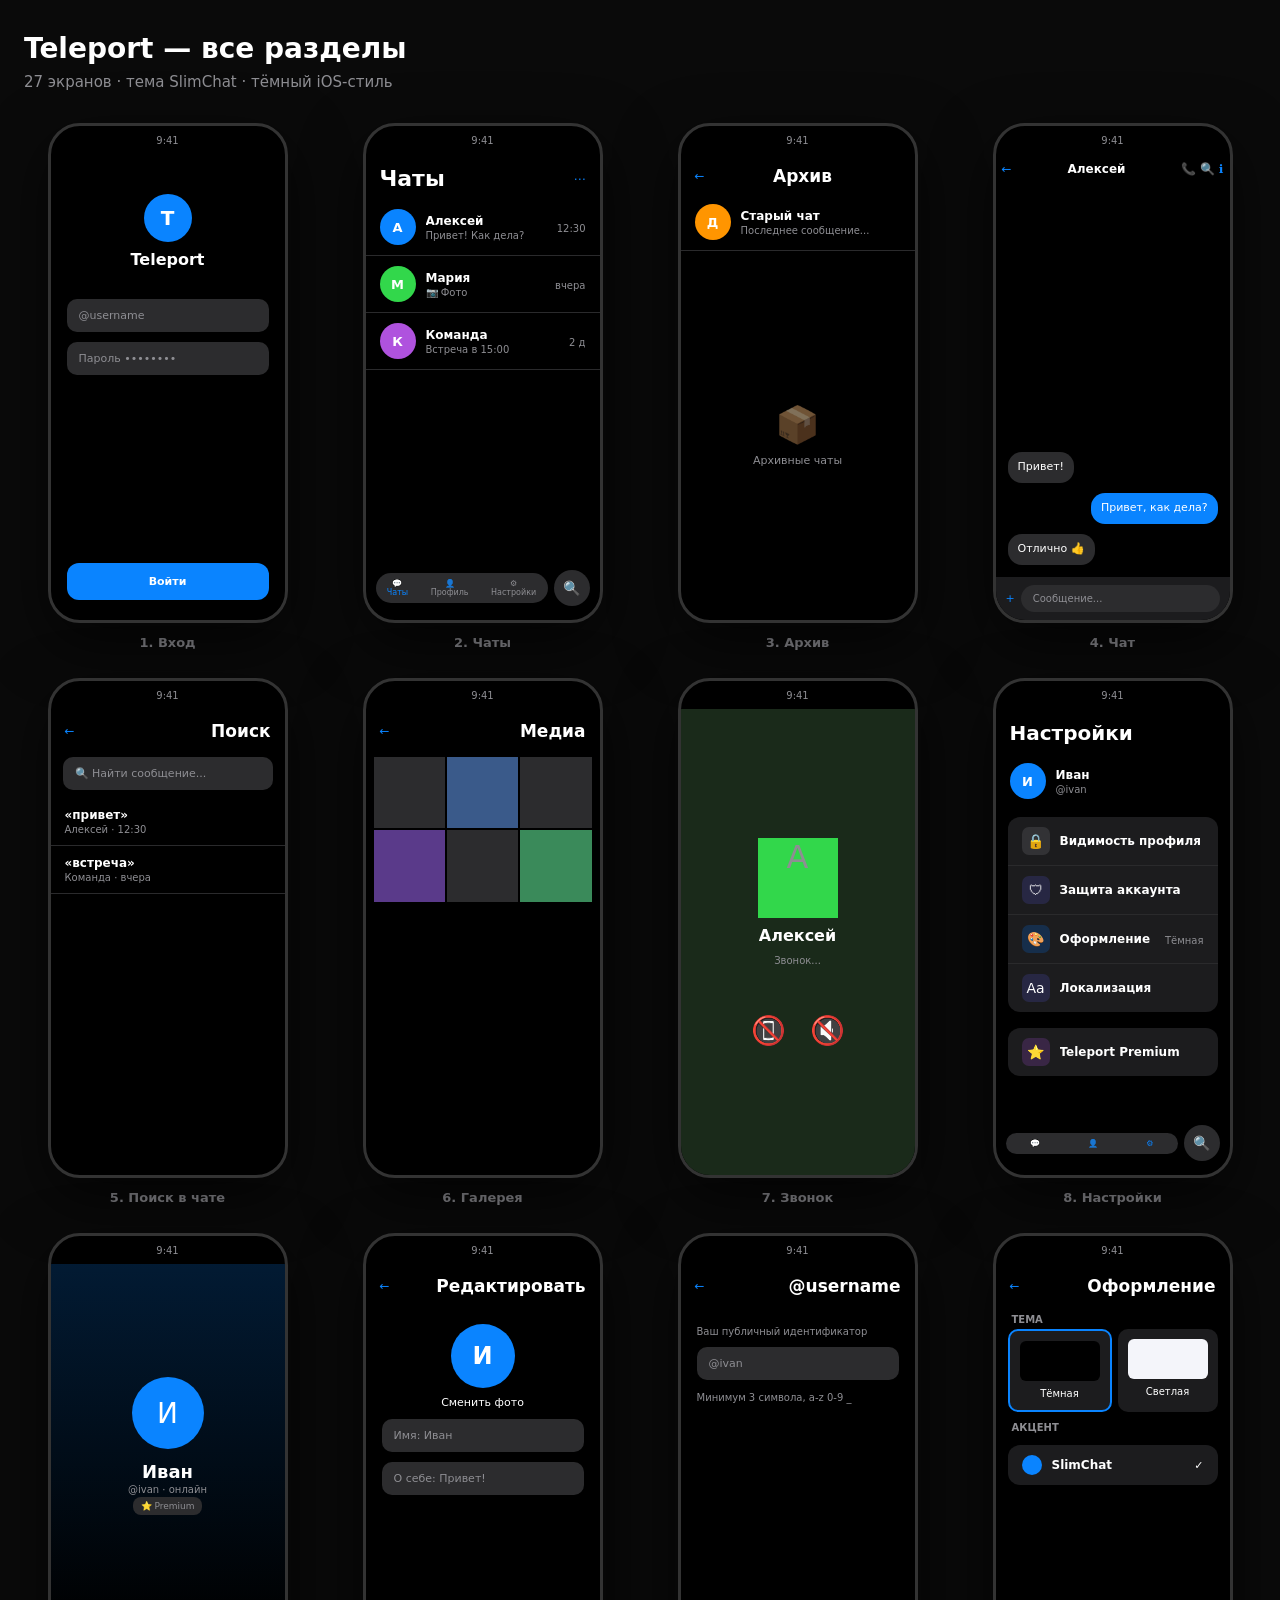
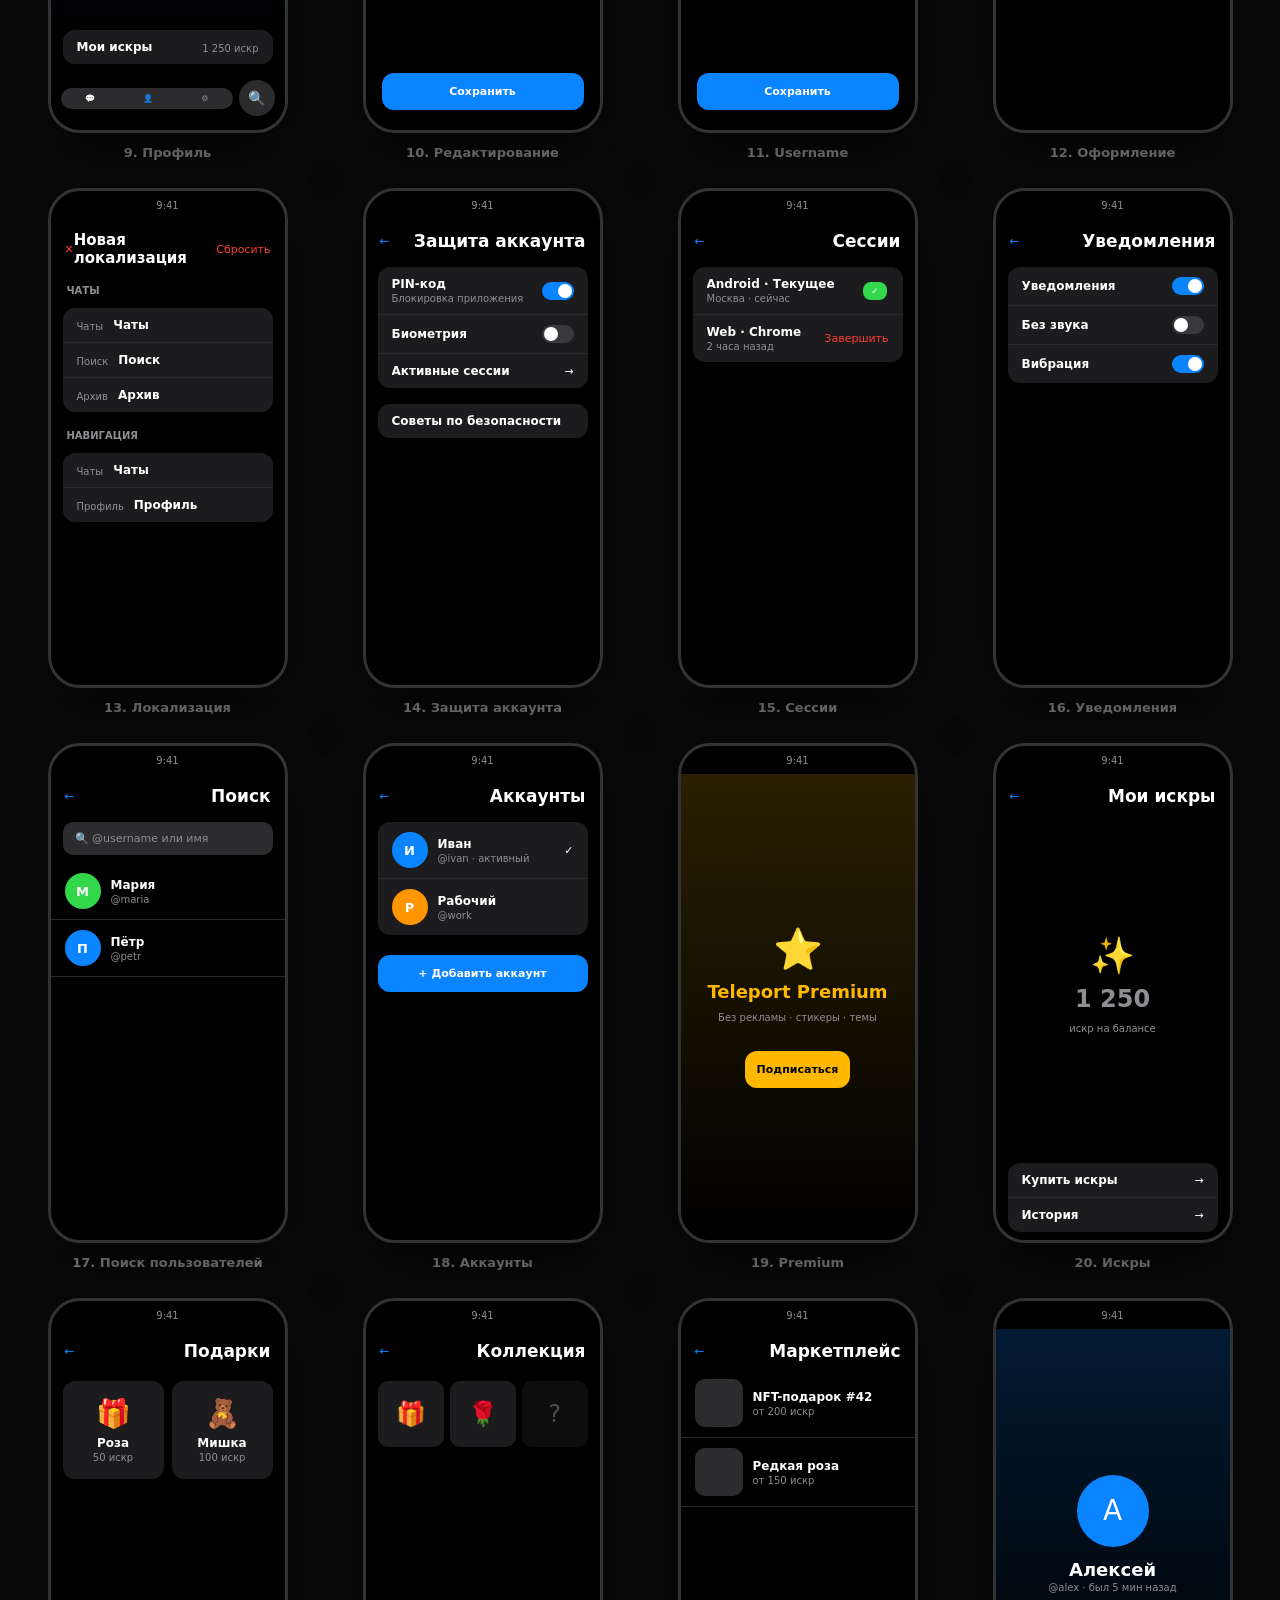
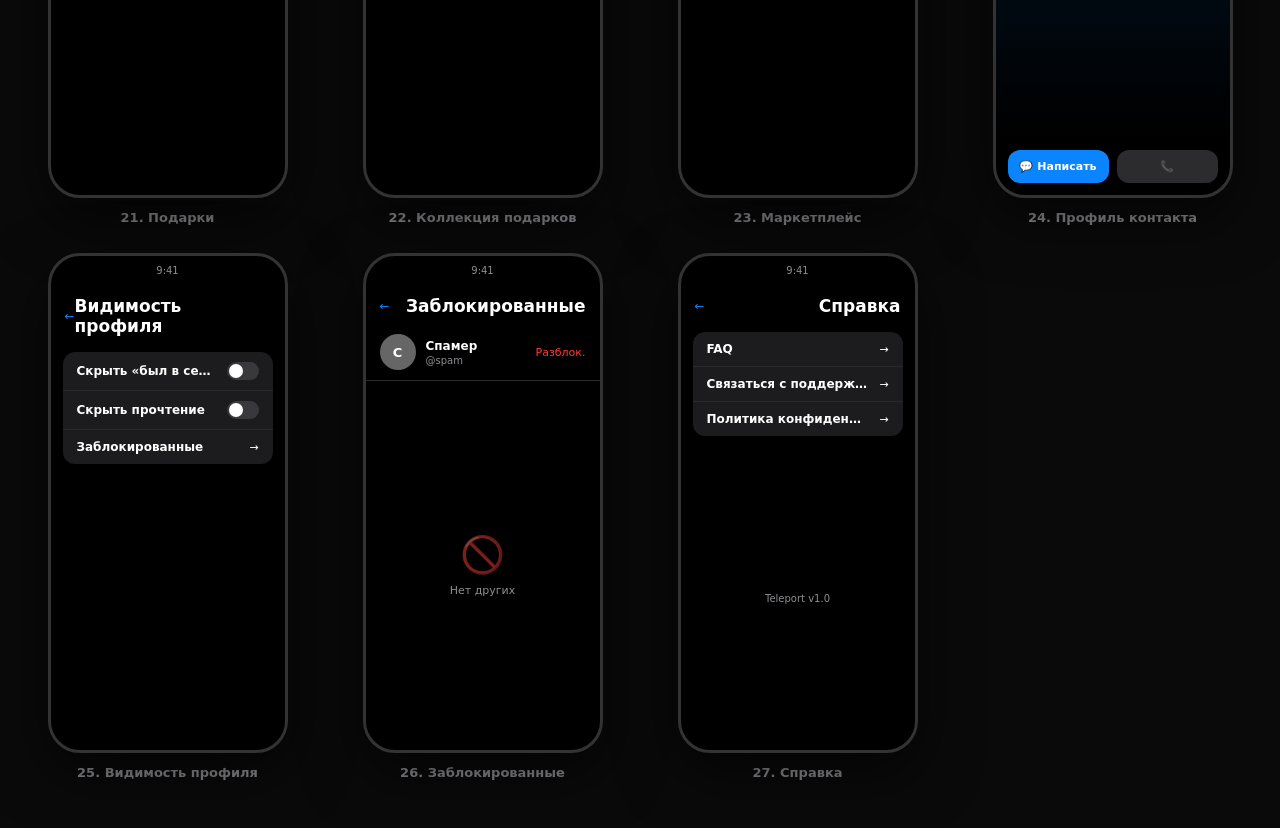
<file: web/showcase.html>
<!DOCTYPE html>
<html lang="ru">
<head>
<meta charset="UTF-8"/>
<meta name="viewport" content="width=device-width, initial-scale=1"/>
<title>Teleport — все разделы</title>
<style>
:root{--bg:#000;--card:#1c1c1e;--elev:#2c2c2e;--text:#fff;--muted:#8e8e93;--accent:#0a84ff;--red:#ff3b30;--green:#32d74b;--font:-apple-system,BlinkMacSystemFont,"SF Pro Text",system-ui,sans-serif}
*{box-sizing:border-box;margin:0;padding:0}
body{font-family:var(--font);background:#0a0a0a;color:var(--text);padding:32px 24px 48px}
h1{font-size:28px;font-weight:700;margin-bottom:8px}
.sub{color:var(--muted);margin-bottom:32px;font-size:15px}
.grid{display:grid;grid-template-columns:repeat(auto-fill,minmax(260px,1fr));gap:28px}
.card{display:flex;flex-direction:column;align-items:center;gap:12px}
.label{font-size:13px;color:var(--muted);font-weight:600;text-align:center}
.phone{width:240px;height:500px;background:var(--bg);border-radius:32px;border:3px solid #333;overflow:hidden;display:flex;flex-direction:column;position:relative;box-shadow:0 20px 60px rgba(0,0,0,.6)}
.status{height:28px;display:flex;align-items:center;justify-content:center;font-size:10px;color:var(--muted);flex-shrink:0}
.screen{flex:1;overflow:hidden;display:flex;flex-direction:column;font-size:11px}
.hdr{padding:12px 14px 8px;display:flex;align-items:center;justify-content:space-between}
.hdr h2{font-size:22px;font-weight:700}
.hdr .back,.hdr .act{color:var(--accent);font-size:12px}
.row{display:flex;align-items:center;gap:10px;padding:10px 14px;border-bottom:1px solid #2a2a2c}
.av{width:36px;height:36px;border-radius:50%;background:var(--accent);display:flex;align-items:center;justify-content:center;font-weight:700;font-size:13px;flex-shrink:0}
.av.g{background:var(--green)}.av.p{background:#af52de}.av.o{background:#ff9500}
.col{flex:1;min-width:0}
.t{font-weight:600;font-size:12px;white-space:nowrap;overflow:hidden;text-overflow:ellipsis}
.s{color:var(--muted);font-size:10px;margin-top:2px}
.grp{margin:8px 12px;background:var(--card);border-radius:12px;overflow:hidden}
.grp .row:last-child{border:none}
.set-icon{width:28px;height:28px;border-radius:7px;display:flex;align-items:center;justify-content:center;font-size:14px;flex-shrink:0}
.bubble{max-width:75%;padding:8px 10px;border-radius:14px;margin:4px 12px;font-size:11px;line-height:1.35}
.bubble.me{align-self:flex-end;background:var(--accent);margin-left:auto}
.bubble.them{align-self:flex-start;background:var(--elev)}
.msgs{flex:1;padding:8px 0;display:flex;flex-direction:column;justify-content:flex-end;gap:2px}
.input-bar{padding:8px 10px;background:var(--card);display:flex;gap:6px;align-items:center}
.input-bar .inp{flex:1;background:var(--elev);border-radius:16px;padding:8px 12px;color:var(--muted);font-size:10px}
.nav-bar{margin-top:auto;padding:8px 10px 14px;display:flex;gap:6px;align-items:center}
.nav-pill{flex:1;background:var(--elev);border-radius:20px;display:flex;justify-content:space-around;padding:4px 0}
.nav-pill span{font-size:8px;color:var(--muted);text-align:center;padding:2px 6px}
.nav-pill span.on{color:var(--accent)}
.search-btn{width:36px;height:36px;background:var(--elev);border-radius:50%;display:flex;align-items:center;justify-content:center;font-size:14px}
.hero{flex:1;background:linear-gradient(180deg,#0a84ff33,#000);display:flex;flex-direction:column;align-items:center;justify-content:center;padding:20px;text-align:center}
.hero .big-av{width:72px;height:72px;border-radius:50%;background:var(--accent);font-size:28px;display:flex;align-items:center;justify-content:center;margin-bottom:12px}
.chip{display:inline-block;background:var(--elev);border-radius:8px;padding:4px 8px;font-size:9px;color:var(--muted);margin:2px}
.toggle{width:32px;height:18px;background:var(--accent);border-radius:9px;position:relative;flex-shrink:0}
.toggle::after{content:'';position:absolute;right:2px;top:2px;width:14px;height:14px;background:#fff;border-radius:50%}
.toggle.off{background:#39393d}
.toggle.off::after{right:auto;left:2px}
.center{flex:1;display:flex;flex-direction:column;align-items:center;justify-content:center;color:var(--muted);gap:8px;padding:20px;text-align:center}
.center .ico{font-size:36px;opacity:.5}
.form{padding:20px 16px;flex:1;display:flex;flex-direction:column;gap:10px}
.field{background:var(--elev);border-radius:10px;padding:10px 12px;color:var(--muted);font-size:11px}
.btn-main{background:var(--accent);color:#fff;text-align:center;padding:12px;border-radius:12px;font-weight:600;margin-top:auto}
.red{color:var(--red)}
.sec-title{padding:10px 16px 4px;font-size:10px;color:var(--muted);font-weight:600;text-transform:uppercase}
</style>
</head>
<body>
<h1>Teleport — все разделы</h1>
<p class="sub">27 экранов · тема SlimChat · тёмный iOS-стиль</p>
<div class="grid">

<div class="card"><div class="phone"><div class="status">9:41</div><div class="screen"><div class="form"><div style="text-align:center;margin:20px 0"><div class="av" style="width:48px;height:48px;margin:0 auto 8px;font-size:20px">T</div><b style="font-size:16px">Teleport</b></div><div class="field">@username</div><div class="field">Пароль ••••••••</div><div class="btn-main">Войти</div></div></div></div><div class="label">1. Вход</div></div>

<div class="card"><div class="phone"><div class="status">9:41</div><div class="screen"><div class="hdr"><h2>Чаты</h2><span class="act">⋯</span></div><div class="row"><div class="av">А</div><div class="col"><div class="t">Алексей</div><div class="s">Привет! Как дела?</div></div><span class="s">12:30</span></div><div class="row"><div class="av g">М</div><div class="col"><div class="t">Мария</div><div class="s">📷 Фото</div></div><span class="s">вчера</span></div><div class="row"><div class="av p">К</div><div class="col"><div class="t">Команда</div><div class="s">Встреча в 15:00</div></div><span class="s">2 д</span></div><div class="nav-bar"><div class="nav-pill"><span class="on">💬<br>Чаты</span><span>👤<br>Профиль</span><span>⚙<br>Настройки</span></div><div class="search-btn">🔍</div></div></div></div><div class="label">2. Чаты</div></div>

<div class="card"><div class="phone"><div class="status">9:41</div><div class="screen"><div class="hdr"><span class="back">←</span><h2 style="font-size:17px">Архив</h2><span></span></div><div class="row"><div class="av o">Д</div><div class="col"><div class="t">Старый чат</div><div class="s">Последнее сообщение...</div></div></div><div class="center"><div class="ico">📦</div><span>Архивные чаты</span></div></div></div><div class="label">3. Архив</div></div>

<div class="card"><div class="phone"><div class="status">9:41</div><div class="screen"><div class="hdr" style="padding:8px 6px"><span class="back">←</span><span class="t" style="flex:1;text-align:center">Алексей</span><span class="act">📞 🔍 ℹ</span></div><div class="msgs"><div class="bubble them">Привет!</div><div class="bubble me">Привет, как дела?</div><div class="bubble them">Отлично 👍</div></div><div class="input-bar"><span style="color:var(--accent)">+</span><div class="inp">Сообщение...</div></div></div></div><div class="label">4. Чат</div></div>

<div class="card"><div class="phone"><div class="status">9:41</div><div class="screen"><div class="hdr"><span class="back">←</span><h2 style="font-size:17px">Поиск</h2></div><div class="field" style="margin:8px 12px">🔍 Найти сообщение...</div><div class="row"><div class="col"><div class="t">«привет»</div><div class="s">Алексей · 12:30</div></div></div><div class="row"><div class="col"><div class="t">«встреча»</div><div class="s">Команда · вчера</div></div></div></div></div><div class="label">5. Поиск в чате</div></div>

<div class="card"><div class="phone"><div class="status">9:41</div><div class="screen"><div class="hdr"><span class="back">←</span><h2 style="font-size:17px">Медиа</h2></div><div style="display:grid;grid-template-columns:1fr 1fr 1fr;gap:2px;padding:8px"><div style="aspect-ratio:1;background:var(--elev)"></div><div style="aspect-ratio:1;background:#3a5a8a"></div><div style="aspect-ratio:1;background:var(--elev)"></div><div style="aspect-ratio:1;background:#5a3a8a"></div><div style="aspect-ratio:1;background:var(--elev)"></div><div style="aspect-ratio:1;background:#3a8a5a"></div></div></div></div><div class="label">6. Галерея</div></div>

<div class="card"><div class="phone"><div class="status">9:41</div><div class="screen" style="background:#1a2a1a"><div class="center" style="flex:1"><div class="big-av" style="width:80px;height:80px;font-size:32px;background:var(--green)">А</div><div class="t" style="font-size:16px;color:#fff">Алексей</div><div class="s">Звонок...</div><div style="margin-top:40px;display:flex;gap:24px"><span style="font-size:28px">📵</span><span style="font-size:28px">🔇</span></div></div></div></div><div class="label">7. Звонок</div></div>

<div class="card"><div class="phone"><div class="status">9:41</div><div class="screen"><div class="hdr"><h2 style="font-size:20px">Настройки</h2></div><div class="row" style="border:none"><div class="av">И</div><div class="col"><div class="t">Иван</div><div class="s">@ivan</div></div></div><div class="grp"><div class="row"><div class="set-icon" style="background:#8e8e9333">🔒</div><div class="col"><div class="t">Видимость профиля</div></div></div><div class="row"><div class="set-icon" style="background:#5856d633">🛡</div><div class="col"><div class="t">Защита аккаунта</div></div></div><div class="row"><div class="set-icon" style="background:#007aff33">🎨</div><div class="col"><div class="t">Оформление</div></div><div class="s">Тёмная</div></div><div class="row"><div class="set-icon" style="background:#5856d633">Aa</div><div class="col"><div class="t">Локализация</div></div></div></div><div class="grp"><div class="row"><div class="set-icon" style="background:#af52de33">⭐</div><div class="col"><div class="t">Teleport Premium</div></div></div></div><div class="nav-bar"><div class="nav-pill"><span>💬</span><span>👤</span><span class="on">⚙</span></div><div class="search-btn">🔍</div></div></div></div><div class="label">8. Настройки</div></div>

<div class="card"><div class="phone"><div class="status">9:41</div><div class="screen"><div class="hero"><div class="big-av">И</div><div class="t" style="font-size:18px">Иван</div><div class="s">@ivan · онлайн</div><div class="chip">⭐ Premium</div></div><div class="grp" style="margin-top:auto"><div class="row"><div class="col"><div class="t">Мои искры</div></div><div class="s">1 250 искр</div></div></div><div class="nav-bar"><div class="nav-pill"><span>💬</span><span class="on">👤</span><span>⚙</span></div><div class="search-btn">🔍</div></div></div></div><div class="label">9. Профиль</div></div>

<div class="card"><div class="phone"><div class="status">9:41</div><div class="screen"><div class="hdr"><span class="back">←</span><h2 style="font-size:17px">Редактировать</h2></div><div class="form"><div style="text-align:center"><div class="av" style="width:64px;height:64px;margin:0 auto;font-size:24px">И</div><span class="act" style="display:block;margin-top:8px">Сменить фото</span></div><div class="field">Имя: Иван</div><div class="field">О себе: Привет!</div><div class="btn-main">Сохранить</div></div></div></div><div class="label">10. Редактирование</div></div>

<div class="card"><div class="phone"><div class="status">9:41</div><div class="screen"><div class="hdr"><span class="back">←</span><h2 style="font-size:17px">@username</h2></div><div class="form"><div class="s">Ваш публичный идентификатор</div><div class="field">@ivan</div><div class="s">Минимум 3 символа, a-z 0-9 _</div><div class="btn-main">Сохранить</div></div></div></div><div class="label">11. Username</div></div>

<div class="card"><div class="phone"><div class="status">9:41</div><div class="screen"><div class="hdr"><span class="back">←</span><h2 style="font-size:17px">Оформление</h2></div><div class="sec-title">Тема</div><div style="display:flex;gap:6px;padding:0 12px"><div style="flex:1;background:var(--card);border-radius:10px;padding:10px;text-align:center;border:2px solid var(--accent)"><div style="height:40px;background:#000;border-radius:6px;margin-bottom:6px"></div><span style="font-size:10px">Тёмная</span></div><div style="flex:1;background:var(--card);border-radius:10px;padding:10px;text-align:center"><div style="height:40px;background:#f4f5fa;border-radius:6px;margin-bottom:6px"></div><span style="font-size:10px">Светлая</span></div></div><div class="sec-title">Акцент</div><div class="grp"><div class="row"><div style="width:20px;height:20px;border-radius:50%;background:var(--accent)"></div><div class="col"><div class="t">SlimChat</div></div><span class="act">✓</span></div></div></div></div><div class="label">12. Оформление</div></div>

<div class="card"><div class="phone"><div class="status">9:41</div><div class="screen"><div class="hdr"><span class="red">✕</span><h2 style="font-size:15px">Новая локализация</h2><span class="red">Сбросить</span></div><div class="sec-title">Чаты</div><div class="grp"><div class="row"><span class="s">Чаты</span><span class="t">Чаты</span></div><div class="row"><span class="s">Поиск</span><span class="t">Поиск</span></div><div class="row"><span class="s">Архив</span><span class="t">Архив</span></div></div><div class="sec-title">Навигация</div><div class="grp"><div class="row"><span class="s">Чаты</span><span class="t">Чаты</span></div><div class="row"><span class="s">Профиль</span><span class="t">Профиль</span></div></div></div></div><div class="label">13. Локализация</div></div>

<div class="card"><div class="phone"><div class="status">9:41</div><div class="screen"><div class="hdr"><span class="back">←</span><h2 style="font-size:17px">Защита аккаунта</h2></div><div class="grp"><div class="row"><div class="col"><div class="t">PIN-код</div><div class="s">Блокировка приложения</div></div><div class="toggle"></div></div><div class="row"><div class="col"><div class="t">Биометрия</div></div><div class="toggle off"></div></div><div class="row"><div class="col"><div class="t">Активные сессии</div></div><span class="act">→</span></div></div><div class="grp"><div class="row"><div class="col"><div class="t">Советы по безопасности</div></div></div></div></div></div><div class="label">14. Защита аккаунта</div></div>

<div class="card"><div class="phone"><div class="status">9:41</div><div class="screen"><div class="hdr"><span class="back">←</span><h2 style="font-size:17px">Сессии</h2></div><div class="grp"><div class="row"><div class="col"><div class="t">Android · Текущее</div><div class="s">Москва · сейчас</div></div><span class="chip" style="background:var(--green);color:#fff">✓</span></div><div class="row"><div class="col"><div class="t">Web · Chrome</div><div class="s">2 часа назад</div></div><span class="red">Завершить</span></div></div></div></div><div class="label">15. Сессии</div></div>

<div class="card"><div class="phone"><div class="status">9:41</div><div class="screen"><div class="hdr"><span class="back">←</span><h2 style="font-size:17px">Уведомления</h2></div><div class="grp"><div class="row"><div class="col"><div class="t">Уведомления</div></div><div class="toggle"></div></div><div class="row"><div class="col"><div class="t">Без звука</div></div><div class="toggle off"></div></div><div class="row"><div class="col"><div class="t">Вибрация</div></div><div class="toggle"></div></div></div></div></div><div class="label">16. Уведомления</div></div>

<div class="card"><div class="phone"><div class="status">9:41</div><div class="screen"><div class="hdr"><span class="back">←</span><h2 style="font-size:17px">Поиск</h2></div><div class="field" style="margin:8px 12px">🔍 @username или имя</div><div class="row"><div class="av g">М</div><div class="col"><div class="t">Мария</div><div class="s">@maria</div></div></div><div class="row"><div class="av">П</div><div class="col"><div class="t">Пётр</div><div class="s">@petr</div></div></div></div></div><div class="label">17. Поиск пользователей</div></div>

<div class="card"><div class="phone"><div class="status">9:41</div><div class="screen"><div class="hdr"><span class="back">←</span><h2 style="font-size:17px">Аккаунты</h2></div><div class="grp"><div class="row"><div class="av">И</div><div class="col"><div class="t">Иван</div><div class="s">@ivan · активный</div></div><span class="act">✓</span></div><div class="row"><div class="av o">Р</div><div class="col"><div class="t">Рабочий</div><div class="s">@work</div></div></div></div><div class="btn-main" style="margin:12px">+ Добавить аккаунт</div></div></div><div class="label">18. Аккаунты</div></div>

<div class="card"><div class="phone"><div class="status">9:41</div><div class="screen" style="background:linear-gradient(180deg,#2a1f00,#000)"><div class="center" style="flex:1"><div style="font-size:40px">⭐</div><div class="t" style="font-size:18px;color:#ffb800">Teleport Premium</div><div class="s">Без рекламы · стикеры · темы</div><div class="btn-main" style="background:#ffb800;color:#000;margin-top:20px">Подписаться</div></div></div></div><div class="label">19. Premium</div></div>

<div class="card"><div class="phone"><div class="status">9:41</div><div class="screen"><div class="hdr"><span class="back">←</span><h2 style="font-size:17px">Мои искры</h2></div><div class="center" style="padding:30px"><div style="font-size:36px">✨</div><div class="t" style="font-size:24px">1 250</div><div class="s">искр на балансе</div></div><div class="grp"><div class="row"><div class="col"><div class="t">Купить искры</div></div><span class="act">→</span></div><div class="row"><div class="col"><div class="t">История</div></div><span class="act">→</span></div></div></div></div><div class="label">20. Искры</div></div>

<div class="card"><div class="phone"><div class="status">9:41</div><div class="screen"><div class="hdr"><span class="back">←</span><h2 style="font-size:17px">Подарки</h2></div><div style="display:grid;grid-template-columns:1fr 1fr;gap:8px;padding:12px"><div style="background:var(--card);border-radius:12px;padding:16px;text-align:center"><div style="font-size:28px">🎁</div><div class="t" style="margin-top:6px">Роза</div><div class="s">50 искр</div></div><div style="background:var(--card);border-radius:12px;padding:16px;text-align:center"><div style="font-size:28px">🧸</div><div class="t" style="margin-top:6px">Мишка</div><div class="s">100 искр</div></div></div></div></div><div class="label">21. Подарки</div></div>

<div class="card"><div class="phone"><div class="status">9:41</div><div class="screen"><div class="hdr"><span class="back">←</span><h2 style="font-size:17px">Коллекция</h2></div><div style="display:grid;grid-template-columns:1fr 1fr 1fr;gap:6px;padding:12px"><div style="aspect-ratio:1;background:var(--card);border-radius:10px;display:flex;align-items:center;justify-content:center;font-size:24px">🎁</div><div style="aspect-ratio:1;background:var(--card);border-radius:10px;display:flex;align-items:center;justify-content:center;font-size:24px">🌹</div><div style="aspect-ratio:1;background:var(--elev);border-radius:10px;display:flex;align-items:center;justify-content:center;font-size:24px;opacity:.3">?</div></div></div></div><div class="label">22. Коллекция подарков</div></div>

<div class="card"><div class="phone"><div class="status">9:41</div><div class="screen"><div class="hdr"><span class="back">←</span><h2 style="font-size:17px">Маркетплейс</h2></div><div class="row"><div style="width:48px;height:48px;background:var(--elev);border-radius:10px"></div><div class="col"><div class="t">NFT-подарок #42</div><div class="s">от 200 искр</div></div></div><div class="row"><div style="width:48px;height:48px;background:var(--elev);border-radius:10px"></div><div class="col"><div class="t">Редкая роза</div><div class="s">от 150 искр</div></div></div></div></div><div class="label">23. Маркетплейс</div></div>

<div class="card"><div class="phone"><div class="status">9:41</div><div class="screen"><div class="hero" style="min-height:180px"><div class="big-av g">А</div><div class="t" style="font-size:18px">Алексей</div><div class="s">@alex · был 5 мин назад</div></div><div style="display:flex;gap:8px;padding:12px;justify-content:center"><div class="btn-main" style="flex:1;padding:10px">💬 Написать</div><div class="btn-main" style="flex:1;padding:10px;background:var(--elev)">📞</div></div></div></div><div class="label">24. Профиль контакта</div></div>

<div class="card"><div class="phone"><div class="status">9:41</div><div class="screen"><div class="hdr"><span class="back">←</span><h2 style="font-size:17px">Видимость профиля</h2></div><div class="grp"><div class="row"><div class="col"><div class="t">Скрыть «был в сети»</div></div><div class="toggle off"></div></div><div class="row"><div class="col"><div class="t">Скрыть прочтение</div></div><div class="toggle off"></div></div><div class="row"><div class="col"><div class="t">Заблокированные</div></div><span class="act">→</span></div></div></div></div><div class="label">25. Видимость профиля</div></div>

<div class="card"><div class="phone"><div class="status">9:41</div><div class="screen"><div class="hdr"><span class="back">←</span><h2 style="font-size:17px">Заблокированные</h2></div><div class="row"><div class="av" style="background:#666">С</div><div class="col"><div class="t">Спамер</div><div class="s">@spam</div></div><span class="red">Разблок.</span></div><div class="center"><div class="ico">🚫</div><span>Нет других</span></div></div></div><div class="label">26. Заблокированные</div></div>

<div class="card"><div class="phone"><div class="status">9:41</div><div class="screen"><div class="hdr"><span class="back">←</span><h2 style="font-size:17px">Справка</h2></div><div class="grp"><div class="row"><div class="col"><div class="t">FAQ</div></div><span class="act">→</span></div><div class="row"><div class="col"><div class="t">Связаться с поддержкой</div></div><span class="act">→</span></div><div class="row"><div class="col"><div class="t">Политика конфиденциальности</div></div><span class="act">→</span></div></div><div class="center" style="margin-top:auto"><span class="s">Teleport v1.0</span></div></div></div><div class="label">27. Справка</div></div>

</div>
</body>
</html>
</file>
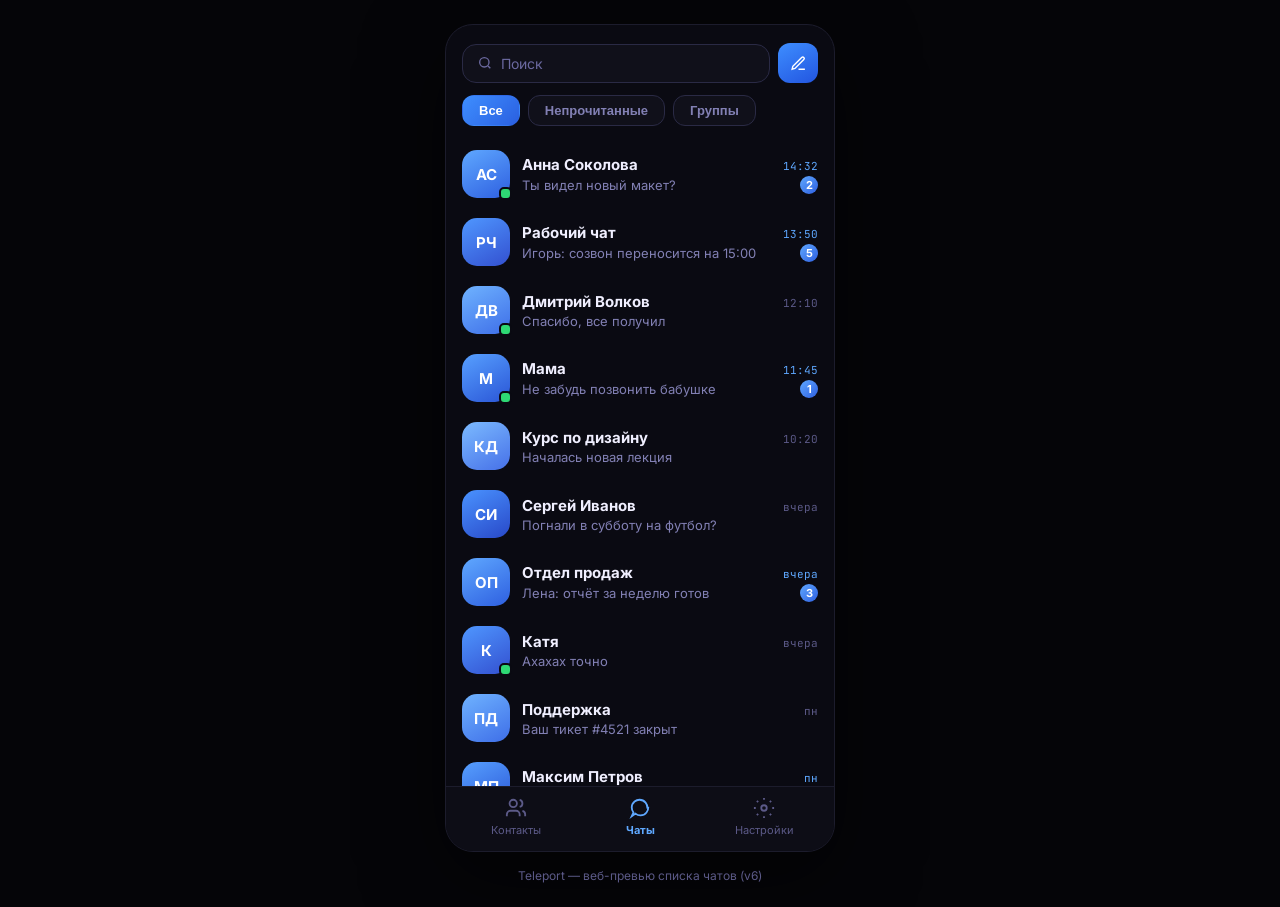
<file: design-mockups/chats-menu/teleport-chat-list-web.html>
<!DOCTYPE html>
<html lang="ru">
<head>
  <meta charset="UTF-8" />
  <meta name="viewport" content="width=device-width, initial-scale=1.0" />
  <title>Teleport — Чаты (веб)</title>
  <link rel="stylesheet" href="https://fonts.googleapis.com/css2?family=Inter:wght@400;700&family=JetBrains+Mono:wght@400;700&display=swap" />
  <style>
    * { box-sizing: border-box; margin: 0; padding: 0; }
    body {
      min-height: 100vh;
      display: flex;
      align-items: center;
      justify-content: center;
      background: #050508;
      font-family: Inter, system-ui, sans-serif;
      padding: 24px;
    }
    .phone {
      width: 390px;
      max-width: 100%;
      height: 844px;
      max-height: 92vh;
      background: #0A0A12;
      border-radius: 28px;
      border: 1px solid #1C1C2C;
      overflow: hidden;
      display: flex;
      flex-direction: column;
      box-shadow: 0 24px 80px rgba(0,0,0,.55);
    }
    .top {
      display: flex;
      align-items: center;
      gap: 8px;
      padding: 18px 16px 12px;
      flex-shrink: 0;
    }
    .search {
      flex: 1;
      display: flex;
      align-items: center;
      gap: 8px;
      background: #16162380;
      border: 1px solid #2A2A45;
      border-radius: 14px;
      padding: 10px 14px;
      color: #6B69A0;
      font-size: 14px;
    }
    .search svg { flex-shrink: 0; }
    .compose {
      width: 40px; height: 40px;
      border-radius: 12px;
      background: linear-gradient(150deg,#3E8EFF,#2255E0);
      display: flex; align-items: center; justify-content: center;
      flex-shrink: 0;
      border: none;
      cursor: pointer;
    }
    .filters {
      display: flex; gap: 8px;
      padding: 0 16px 14px;
      flex-shrink: 0;
      overflow-x: auto;
    }
    .chip {
      font-size: 13px; font-weight: 700;
      padding: 7px 16px; border-radius: 12px;
      white-space: nowrap; cursor: pointer; border: none;
      background: #16162380; border: 1px solid #2A2A45; color: #8280B4;
    }
    .chip.active {
      background: linear-gradient(135deg,#3E8EFF,#2A5FE0);
      color: #fff; border-color: transparent;
    }
    .list {
      flex: 1;
      overflow-y: auto;
      padding: 0 10px 8px;
    }
    .row {
      display: flex; align-items: center; gap: 12px;
      padding: 10px 6px; border-radius: 14px;
      cursor: pointer;
    }
    .row:hover { background: #16162340; }
    .avatar-wrap { position: relative; flex-shrink: 0; }
    .avatar {
      width: 48px; height: 48px; border-radius: 15px;
      display: flex; align-items: center; justify-content: center;
      font-weight: 700; font-size: 15px; color: #fff;
    }
    .online {
      position: absolute; bottom: -2px; right: -2px;
      width: 13px; height: 13px; border-radius: 5px;
      background: #2ED974; border: 2px solid #0A0A12;
    }
    .meta { flex: 1; min-width: 0; }
    .line1 {
      display: flex; justify-content: space-between; align-items: baseline; gap: 8px;
    }
    .name {
      font-size: 15px; font-weight: 700; color: #F0EFFF;
      white-space: nowrap; overflow: hidden; text-overflow: ellipsis;
    }
    .time {
      font-size: 11px; font-family: 'JetBrains Mono', monospace;
      color: #5C5A88; flex-shrink: 0;
    }
    .time.unread { color: #5FA8FF; }
    .line2 {
      display: flex; justify-content: space-between; align-items: center; margin-top: 2px; gap: 8px;
    }
    .msg {
      font-size: 13px; color: #8280B4;
      white-space: nowrap; overflow: hidden; text-overflow: ellipsis;
    }
    .badge {
      background: linear-gradient(135deg,#5FA8FF,#2E5FE0);
      color: #fff; font-size: 11px; font-weight: 700;
      min-width: 18px; height: 18px; border-radius: 9px;
      display: flex; align-items: center; justify-content: center;
      padding: 0 5px; flex-shrink: 0;
    }
    .nav {
      display: flex; align-items: center; justify-content: space-around;
      padding: 10px 8px 14px;
      border-top: 1px solid #1C1C2C;
      background: #0D0D16;
      flex-shrink: 0;
    }
    .tab {
      display: flex; flex-direction: column; align-items: center; gap: 4px;
      color: #5C5A88; font-size: 11px; cursor: pointer;
      min-width: 72px;
    }
    .tab.active { color: #5FA8FF; font-weight: 700; }
    .tab svg { width: 22px; height: 22px; }
    .caption {
      text-align: center; color: #5C5A88; font-size: 12px; margin-top: 16px;
    }
  </style>
</head>
<body>
  <div>
    <div class="phone" id="app">
      <div class="top">
        <div class="search">
          <svg width="16" height="16" viewBox="0 0 24 24" fill="none" stroke="currentColor" stroke-width="2"><circle cx="11" cy="11" r="7"/><path d="m20 20-3.5-3.5"/></svg>
          <span>Поиск</span>
        </div>
        <button class="compose" aria-label="Новый чат">
          <svg width="17" height="17" viewBox="0 0 24 24" fill="none" stroke="#fff" stroke-width="2"><path d="M12 20h9"/><path d="M16.5 3.5a2.1 2.1 0 0 1 3 3L7 19l-4 1 1-4Z"/></svg>
        </button>
      </div>
      <div class="filters" id="filters"></div>
      <div class="list" id="list"></div>
      <div class="nav">
        <div class="tab">
          <svg viewBox="0 0 24 24" fill="none" stroke="currentColor" stroke-width="2"><path d="M16 21v-2a4 4 0 0 0-4-4H6a4 4 0 0 0-4 4v2"/><circle cx="9" cy="7" r="4"/><path d="M22 21v-2a4 4 0 0 0-3-3.87"/><path d="M16 3.13a4 4 0 0 1 0 7.75"/></svg>
          <span>Контакты</span>
        </div>
        <div class="tab active">
          <svg viewBox="0 0 24 24" fill="none" stroke="currentColor" stroke-width="2"><path d="M21 11.5a8.4 8.4 0 0 1-1.9 5.4 8.5 8.5 0 0 1-6.6 3.1 8.4 8.4 0 0 1-5.4-1.9L3 21l1.9-4.1A8.4 8.4 0 0 1 3 11.5a8.5 8.5 0 0 1 3.1-6.6A8.4 8.4 0 0 1 11.5 3a8.5 8.5 0 0 1 6.6 3.1 8.4 8.4 0 0 1 1.9 5.4Z"/></svg>
          <span>Чаты</span>
        </div>
        <div class="tab">
          <svg viewBox="0 0 24 24" fill="none" stroke="currentColor" stroke-width="2"><circle cx="12" cy="12" r="3"/><path d="M12 1v2M12 21v2M4.22 4.22l1.42 1.42M18.36 18.36l1.42 1.42M1 12h2M21 12h2M4.22 19.78l1.42-1.42M18.36 5.64l1.42-1.42"/></svg>
          <span>Настройки</span>
        </div>
      </div>
    </div>
    <p class="caption">Teleport — веб-превью списка чатов (v6)</p>
  </div>
  <script>
    const gradients = [
      ['#5FA8FF','#2E5FE0'], ['#4F97FF','#3350D0'], ['#6FB3FF','#3E6EE8'],
      ['#57A0FF','#2A55D6'], ['#7CBBFF','#4670E8'], ['#4A93FF','#2848C8']
    ];
    const chats = [
      { name: 'Анна Соколова', msg: 'Ты видел новый макет?', time: '14:32', unread: 2, init: 'АС', online: true, group: false },
      { name: 'Рабочий чат', msg: 'Игорь: созвон переносится на 15:00', time: '13:50', unread: 5, init: 'РЧ', online: false, group: true },
      { name: 'Дмитрий Волков', msg: 'Спасибо, все получил', time: '12:10', unread: 0, init: 'ДВ', online: true, group: false },
      { name: 'Мама', msg: 'Не забудь позвонить бабушке', time: '11:45', unread: 1, init: 'М', online: true, group: false },
      { name: 'Курс по дизайну', msg: 'Началась новая лекция', time: '10:20', unread: 0, init: 'КД', online: false, group: true },
      { name: 'Сергей Иванов', msg: 'Погнали в субботу на футбол?', time: 'вчера', unread: 0, init: 'СИ', online: false, group: false },
      { name: 'Отдел продаж', msg: 'Лена: отчёт за неделю готов', time: 'вчера', unread: 3, init: 'ОП', online: false, group: true },
      { name: 'Катя', msg: 'Ахахах точно', time: 'вчера', unread: 0, init: 'К', online: true, group: false },
      { name: 'Поддержка', msg: 'Ваш тикет #4521 закрыт', time: 'пн', unread: 0, init: 'ПД', online: false, group: false },
      { name: 'Максим Петров', msg: 'Скинь, пожалуйста, файл', time: 'пн', unread: 1, init: 'МП', online: false, group: false }
    ];
    let filter = 'all';
    const filtersEl = document.getElementById('filters');
    const listEl = document.getElementById('list');
    const chips = [
      ['all', 'Все'], ['unread', 'Непрочитанные'], ['groups', 'Группы']
    ];
    chips.forEach(([id, label]) => {
      const b = document.createElement('button');
      b.className = 'chip' + (id === filter ? ' active' : '');
      b.textContent = label;
      b.onclick = () => { filter = id; render(); };
      filtersEl.appendChild(b);
    });
    function render() {
      filtersEl.querySelectorAll('.chip').forEach((el, i) => {
        el.classList.toggle('active', chips[i][0] === filter);
      });
      const data = chats.filter(c => {
        if (filter === 'unread') return c.unread > 0;
        if (filter === 'groups') return c.group;
        return true;
      });
      listEl.innerHTML = data.map((c, i) => {
        const g = gradients[i % gradients.length];
        return `<div class="row">
          <div class="avatar-wrap">
            <div class="avatar" style="background:linear-gradient(150deg,${g[0]},${g[1]})">${c.init}</div>
            ${c.online ? '<div class="online"></div>' : ''}
          </div>
          <div class="meta">
            <div class="line1">
              <span class="name">${c.name}</span>
              <span class="time${c.unread ? ' unread' : ''}">${c.time}</span>
            </div>
            <div class="line2">
              <span class="msg">${c.msg}</span>
              ${c.unread ? `<span class="badge">${c.unread}</span>` : ''}
            </div>
          </div>
        </div>`;
      }).join('');
    }
    render();
  </script>
</body>
</html>
</file>
